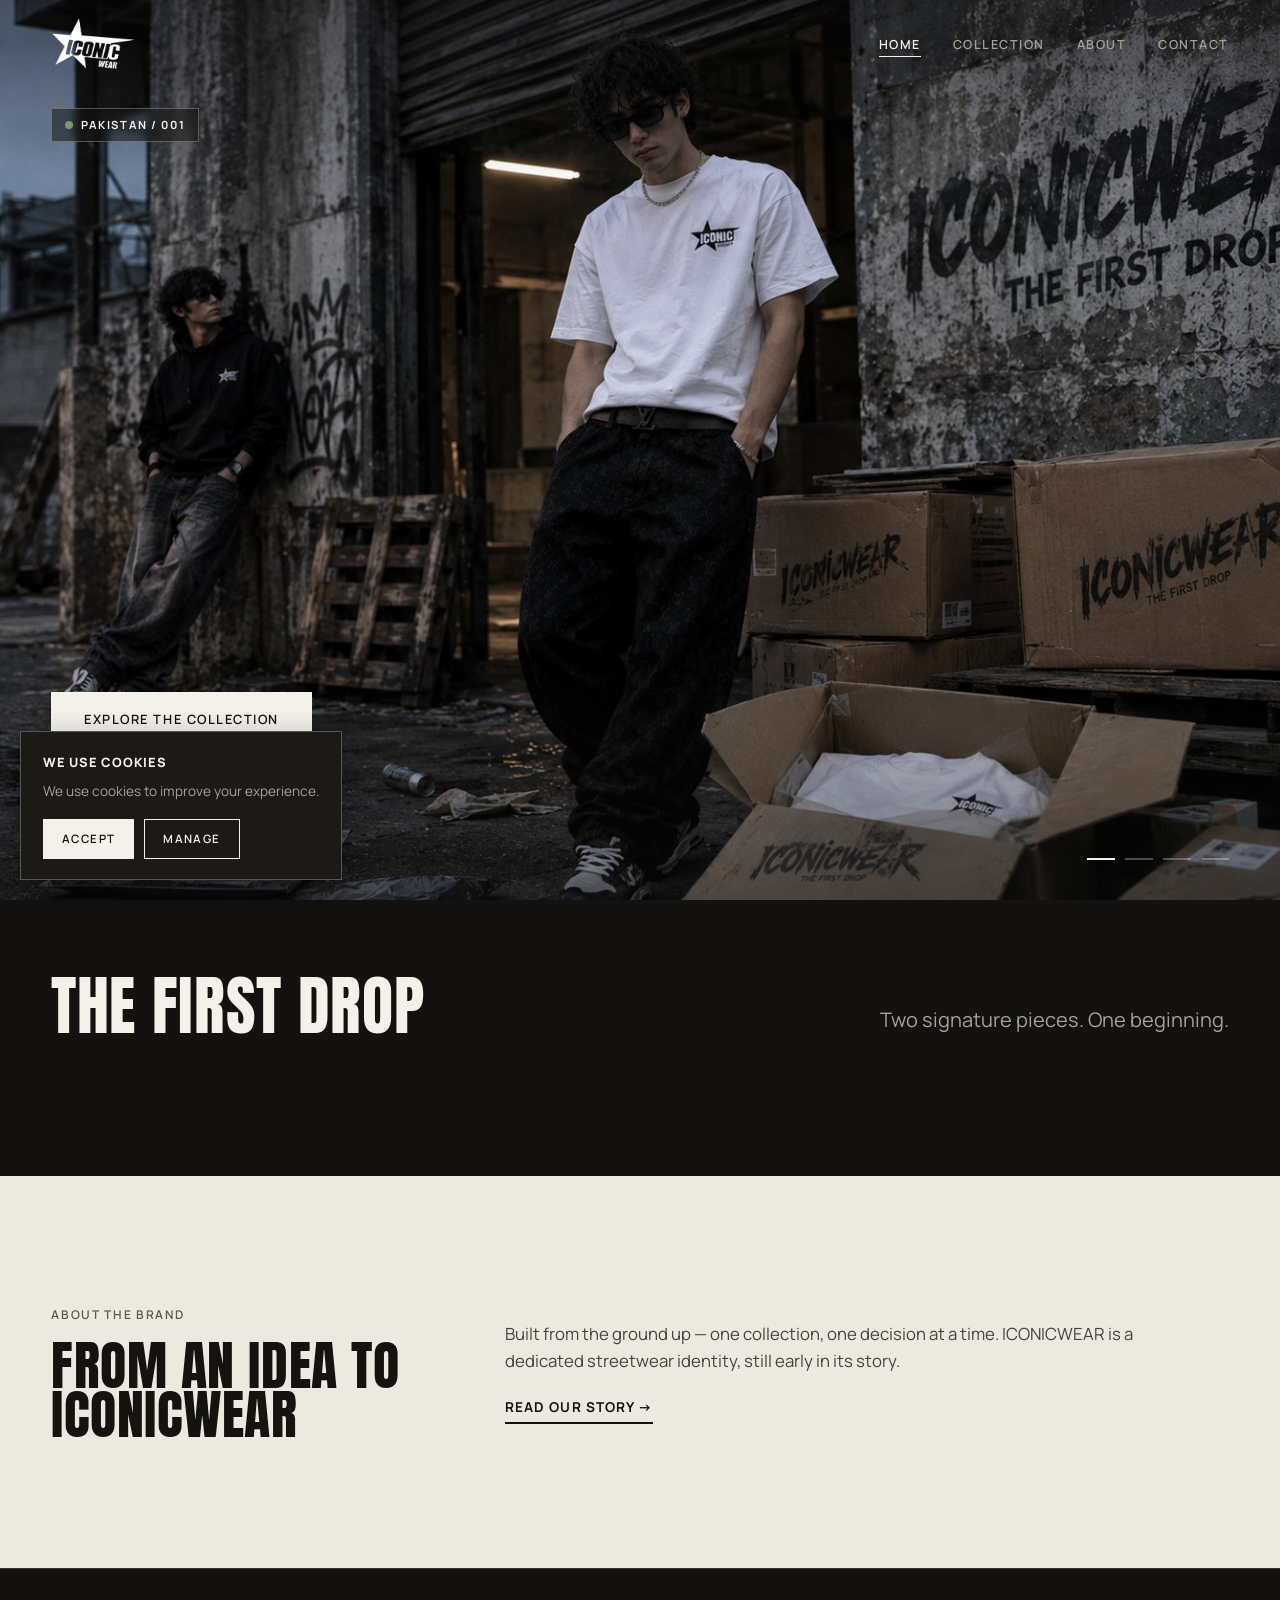
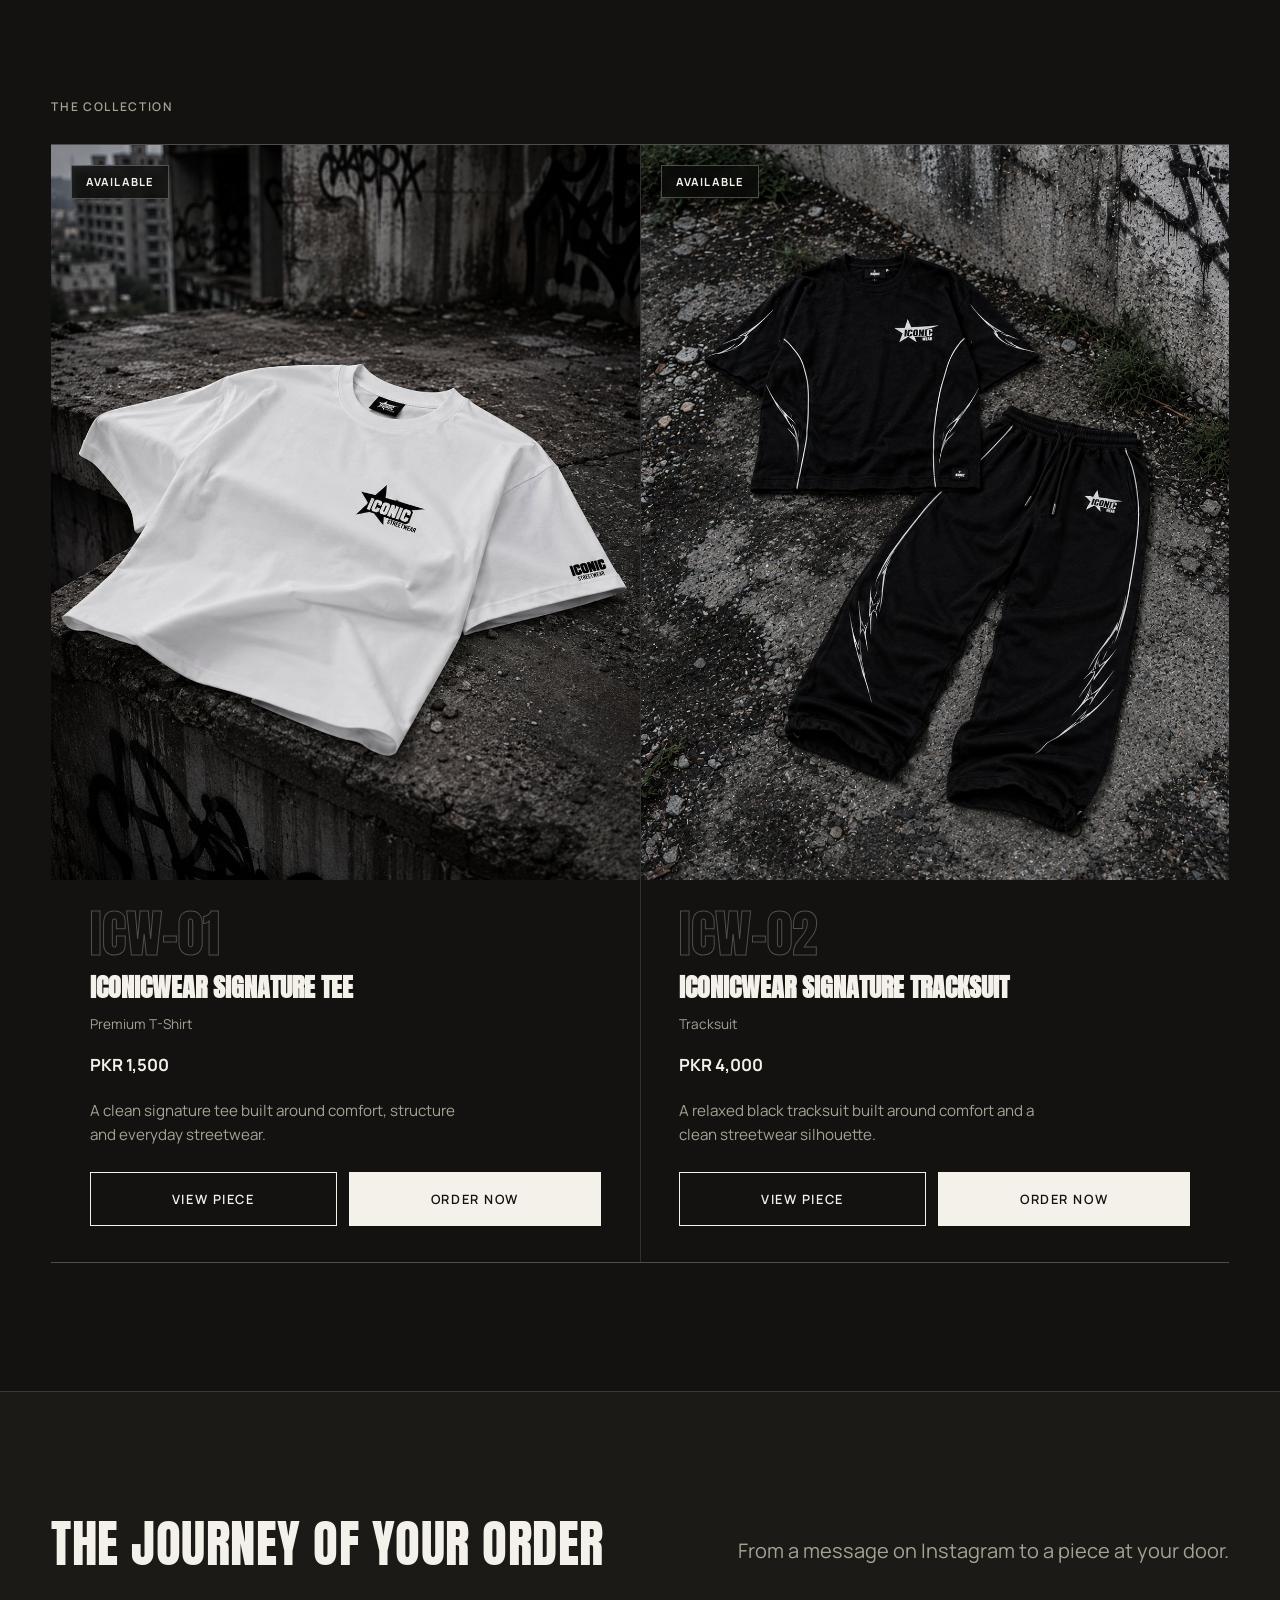
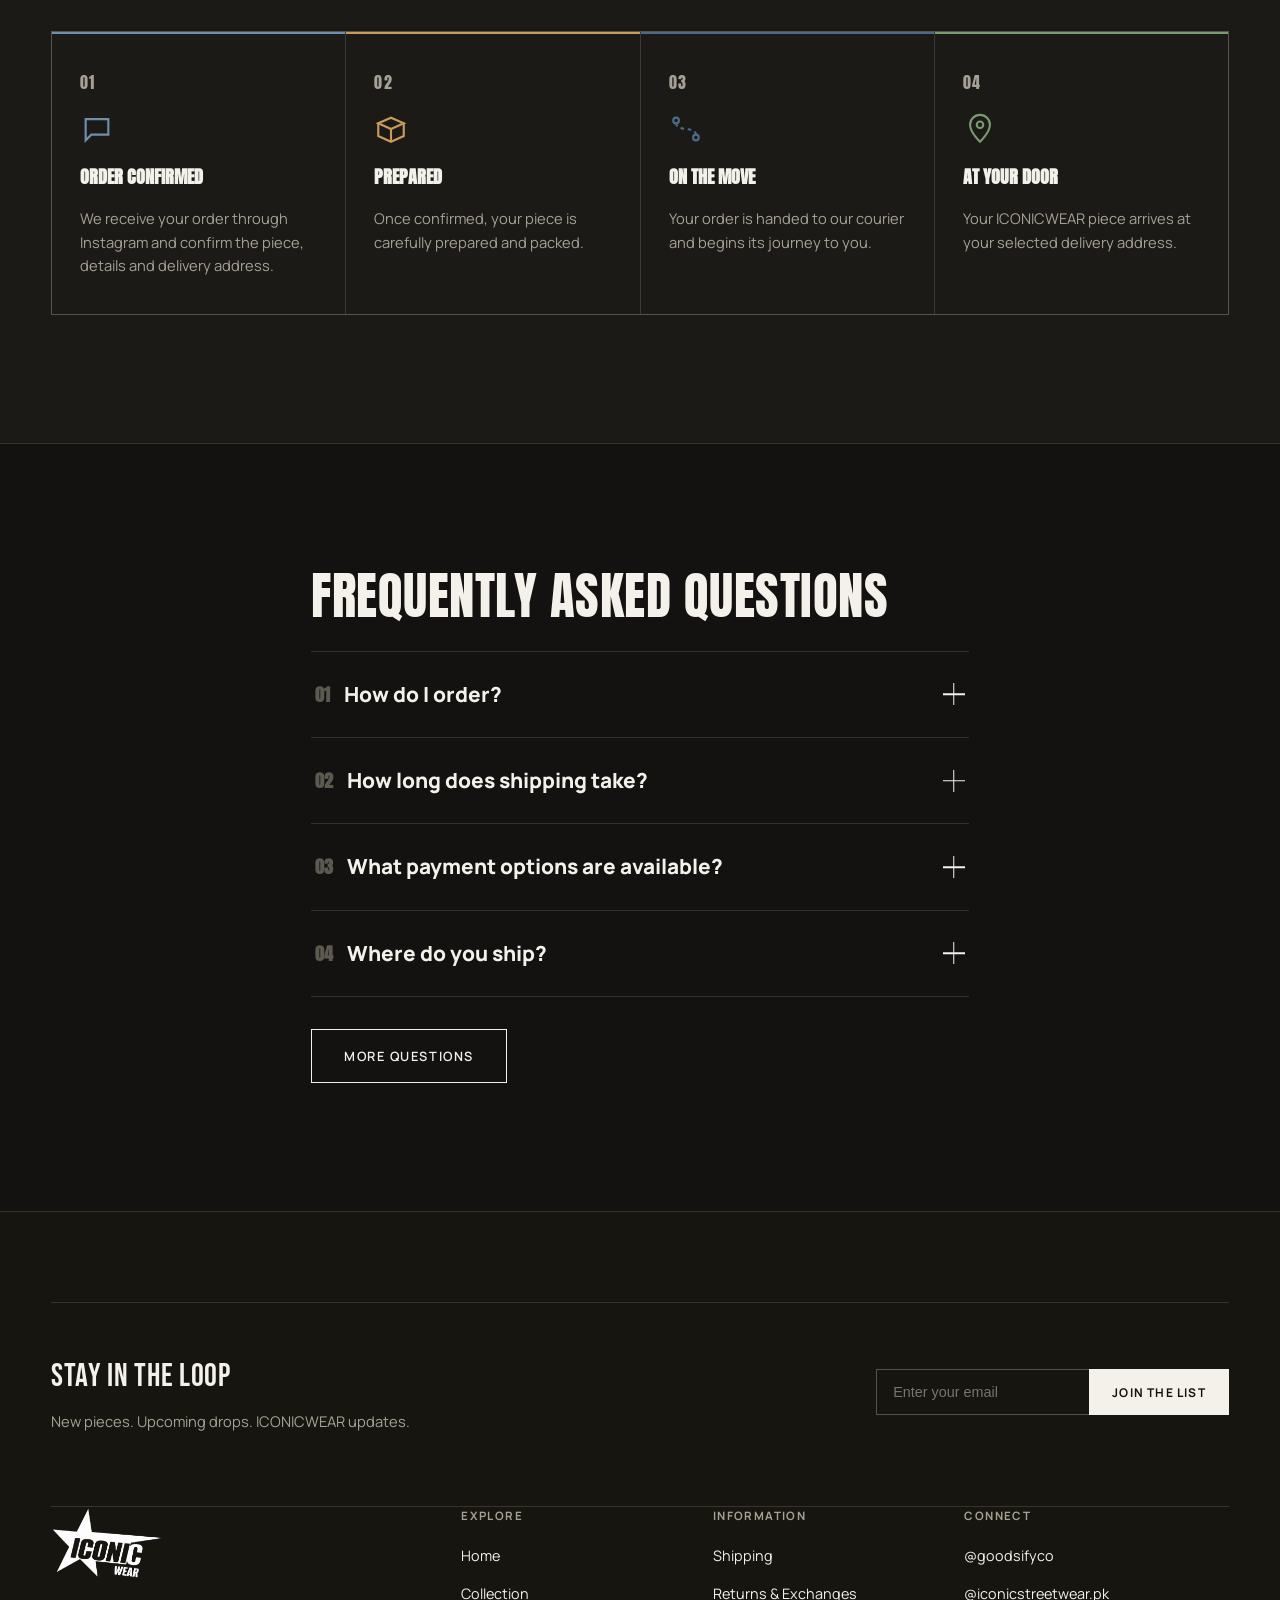
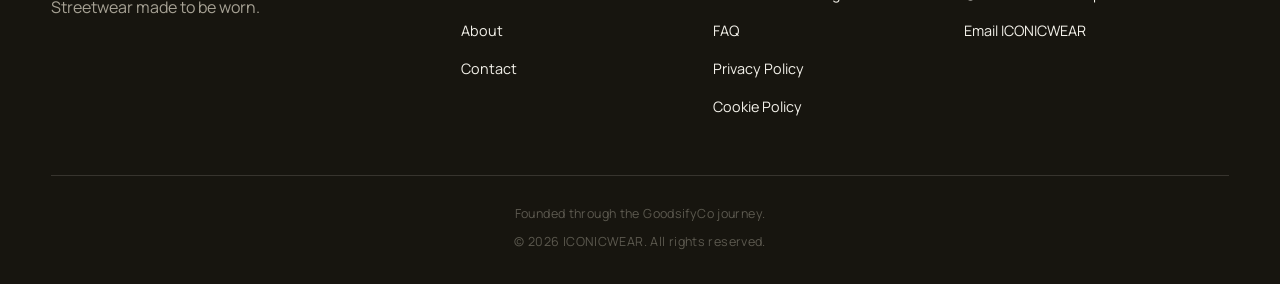
<file: index.html>
<!DOCTYPE html>
<html lang="en">
<head>
  <meta charset="UTF-8">
  <meta name="viewport" content="width=device-width, initial-scale=1.0">
  <title>ICONICWEAR — Streetwear Made to Be Worn</title>
  <meta name="description" content="ICONICWEAR is a Pakistan-focused streetwear brand building its first signature collection.">
  <meta property="og:title" content="ICONICWEAR — Streetwear Made to Be Worn">
  <meta property="og:description" content="ICONICWEAR is a Pakistan-focused streetwear brand building its first signature collection.">
  <meta property="og:type" content="website">
  <meta property="og:image" content="assets/images/banners/banner-01.jpg">
  <link rel="icon" href="assets/images/icons/favicon-32.png" type="image/png">
  <link rel="apple-touch-icon" href="assets/images/icons/apple-touch-icon.png">

  <link rel="preconnect" href="https://fonts.googleapis.com">
  <link rel="preconnect" href="https://fonts.gstatic.com" crossorigin>
  <link href="https://fonts.googleapis.com/css2?family=Anton&family=Bebas+Neue&family=Manrope:wght@400;500;600;700;800&display=swap" rel="stylesheet">

  <link rel="stylesheet" href="css/style.css">
</head>
<body>

  <nav class="site-nav" id="site-nav"></nav>

  <main>
    <!-- 1. HERO -->
    <section class="hero" id="hero" aria-label="Campaign highlights"></section>

    <!-- 2. FIRST DROP (short intro) -->
    <section class="section-tight" aria-labelledby="featured-heading">
      <div class="container">
        <div class="section-head reveal">
          <div>
            <h2 class="display section-heading" id="featured-heading"></h2>
          </div>
          <p class="lede" id="featured-supporting"></p>
        </div>
      </div>
    </section>

    <!-- 3. BRAND STORY (off-white contrast section) -->
    <section class="section section-offwhite section-border-top">
      <div class="container home-story reveal">
        <div>
          <p class="eyebrow" id="story-eyebrow" style="margin-bottom:16px;"></p>
          <h2 class="display" id="story-heading" style="font-size:clamp(2rem,4.2vw,3.4rem);"></h2>
        </div>
        <div>
          <p class="prose" id="story-body"></p>
          <a href="about.html" class="home-story-cta" id="story-cta"></a>
        </div>
      </div>
    </section>

    <!-- 4. PRODUCT SHOWCASE -->
    <section class="section section-border-top">
      <div class="container">
        <p class="eyebrow reveal" style="margin-bottom:28px;">The collection</p>
        <div class="product-grid" id="home-product-grid"></div>
      </div>
    </section>

    <!-- 5. ORDER JOURNEY -->
    <section class="section section-charcoal section-border-top">
      <div class="container">
        <div class="section-head reveal">
          <h2 class="display section-heading" id="journey-heading" style="font-size:clamp(2rem,4vw,3.2rem);"></h2>
          <p class="lede" id="journey-supporting"></p>
        </div>
        <div class="process-grid reveal" id="journey-grid"></div>
      </div>
    </section>

    <!-- 6. FAQ -->
    <section class="section section-border-top">
      <div class="container" style="max-width:760px;">
        <div class="section-head reveal" style="margin-bottom:32px;">
          <h2 class="display section-heading" id="home-faq-heading" style="font-size:clamp(2rem,4vw,3.2rem);"></h2>
        </div>
        <div class="faq-list reveal" id="home-faq-list"></div>
        <p class="reveal" style="margin-top:32px;"><a href="faq.html" class="btn btn-outline">More questions</a></p>
      </div>
    </section>

    <!-- 7. Newsletter + 8. Footer render together below -->
  </main>

  <footer class="site-footer" id="site-footer"></footer>

  <script src="js/content.js"></script>
  <script src="js/main.js"></script>
  <script src="js/products.js"></script>
  <script>
    document.addEventListener("DOMContentLoaded", () => {
      document.getElementById("featured-heading").textContent = CONTENT.featuredSection.heading;
      document.getElementById("featured-supporting").textContent = CONTENT.featuredSection.supporting;

      document.getElementById("story-eyebrow").textContent = CONTENT.homeStory.eyebrow;
      document.getElementById("story-heading").textContent = CONTENT.homeStory.heading;
      document.getElementById("story-body").textContent = CONTENT.homeStory.body;
      const cta = document.getElementById("story-cta");
      cta.textContent = CONTENT.homeStory.ctaLabel;
      cta.href = CONTENT.homeStory.ctaHref;

      document.getElementById("journey-heading").textContent = CONTENT.orderJourney.heading;
      document.getElementById("journey-supporting").textContent = CONTENT.orderJourney.supporting;
      document.getElementById("journey-grid").innerHTML = CONTENT.orderJourney.steps.map(step => `
        <div class="process-step" data-color="${step.color}">
          <span class="process-step-number">${step.step}</span>
          <span class="process-icon process-icon--${step.color}">${ICONS[step.icon] || ICONS.box}</span>
          <h3>${step.title}</h3>
          <p>${step.body}</p>
        </div>
      `).join("");

      document.getElementById("home-faq-heading").textContent = CONTENT.faq.heading;
      renderFAQAccordion("home-faq-list", CONTENT.faq.items.slice(0, 4));

      initScrollReveal();
    });
  </script>
</body>
</html>
</file>
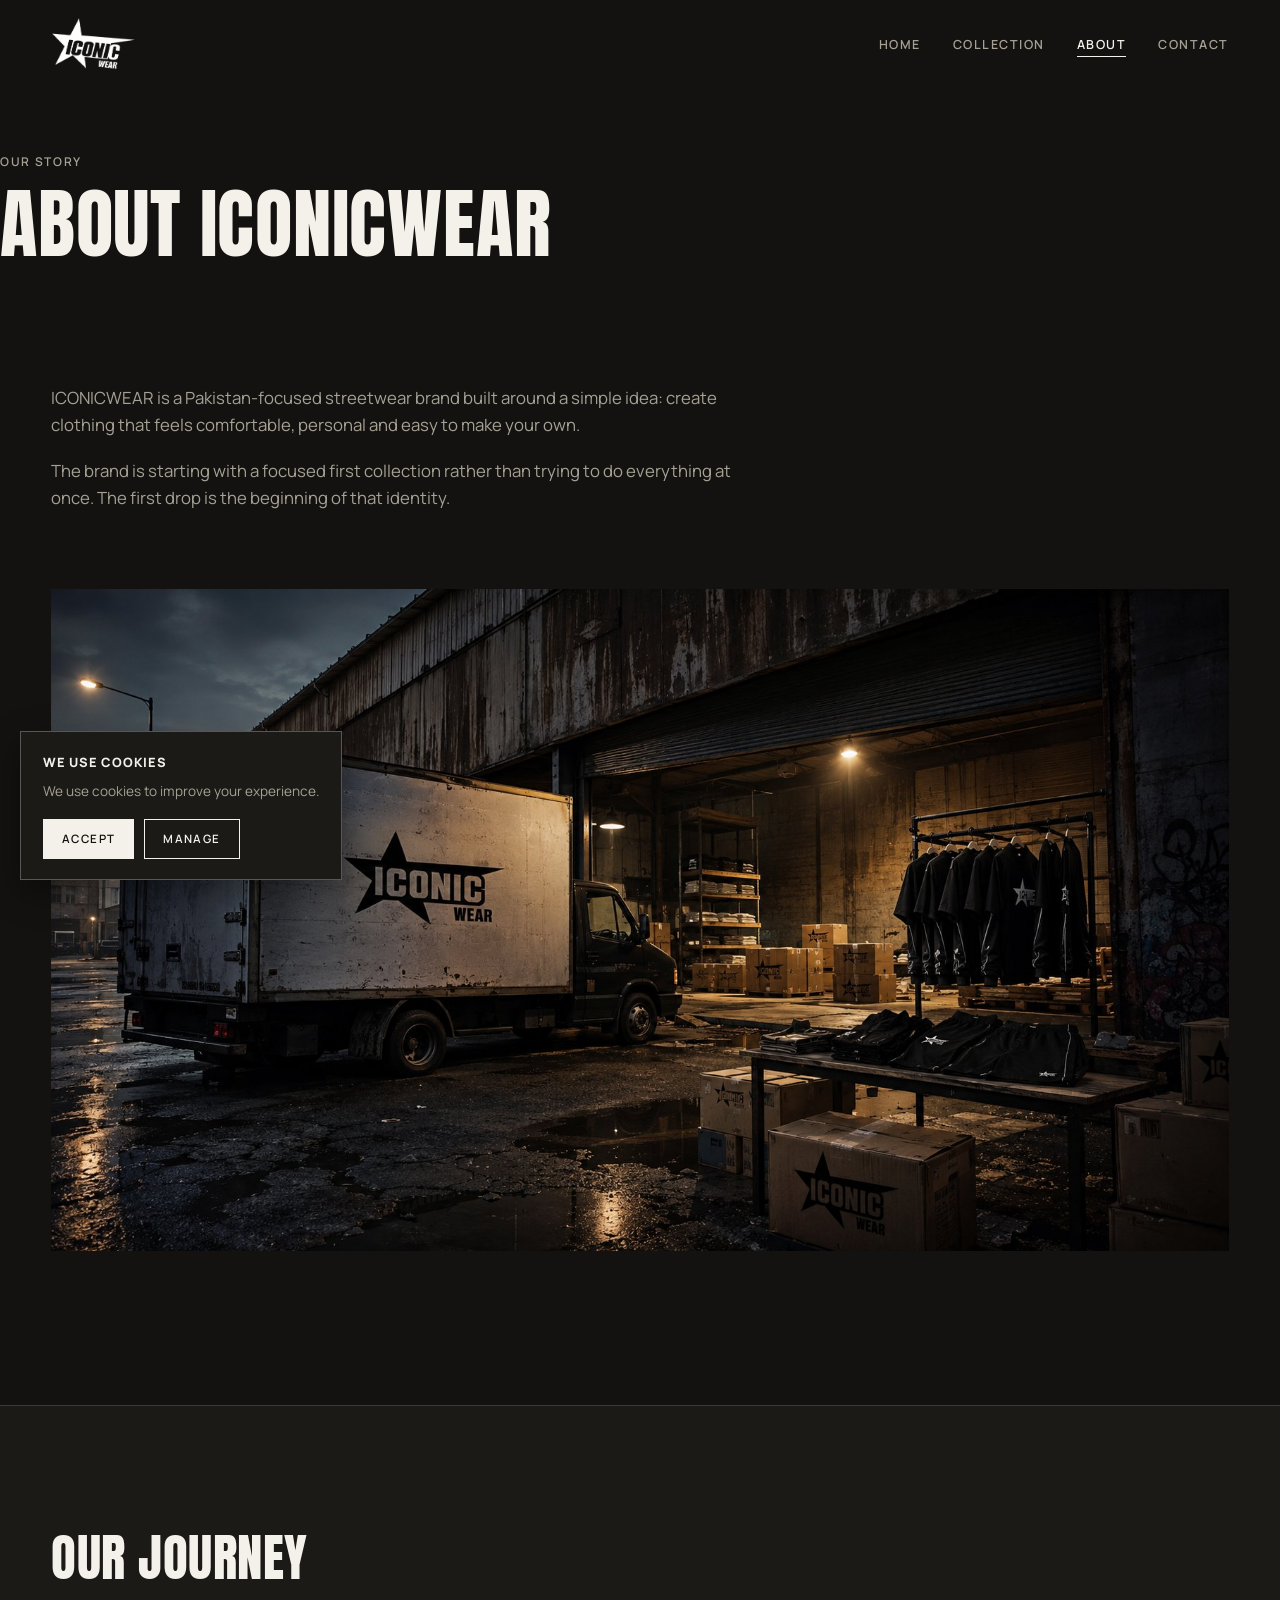
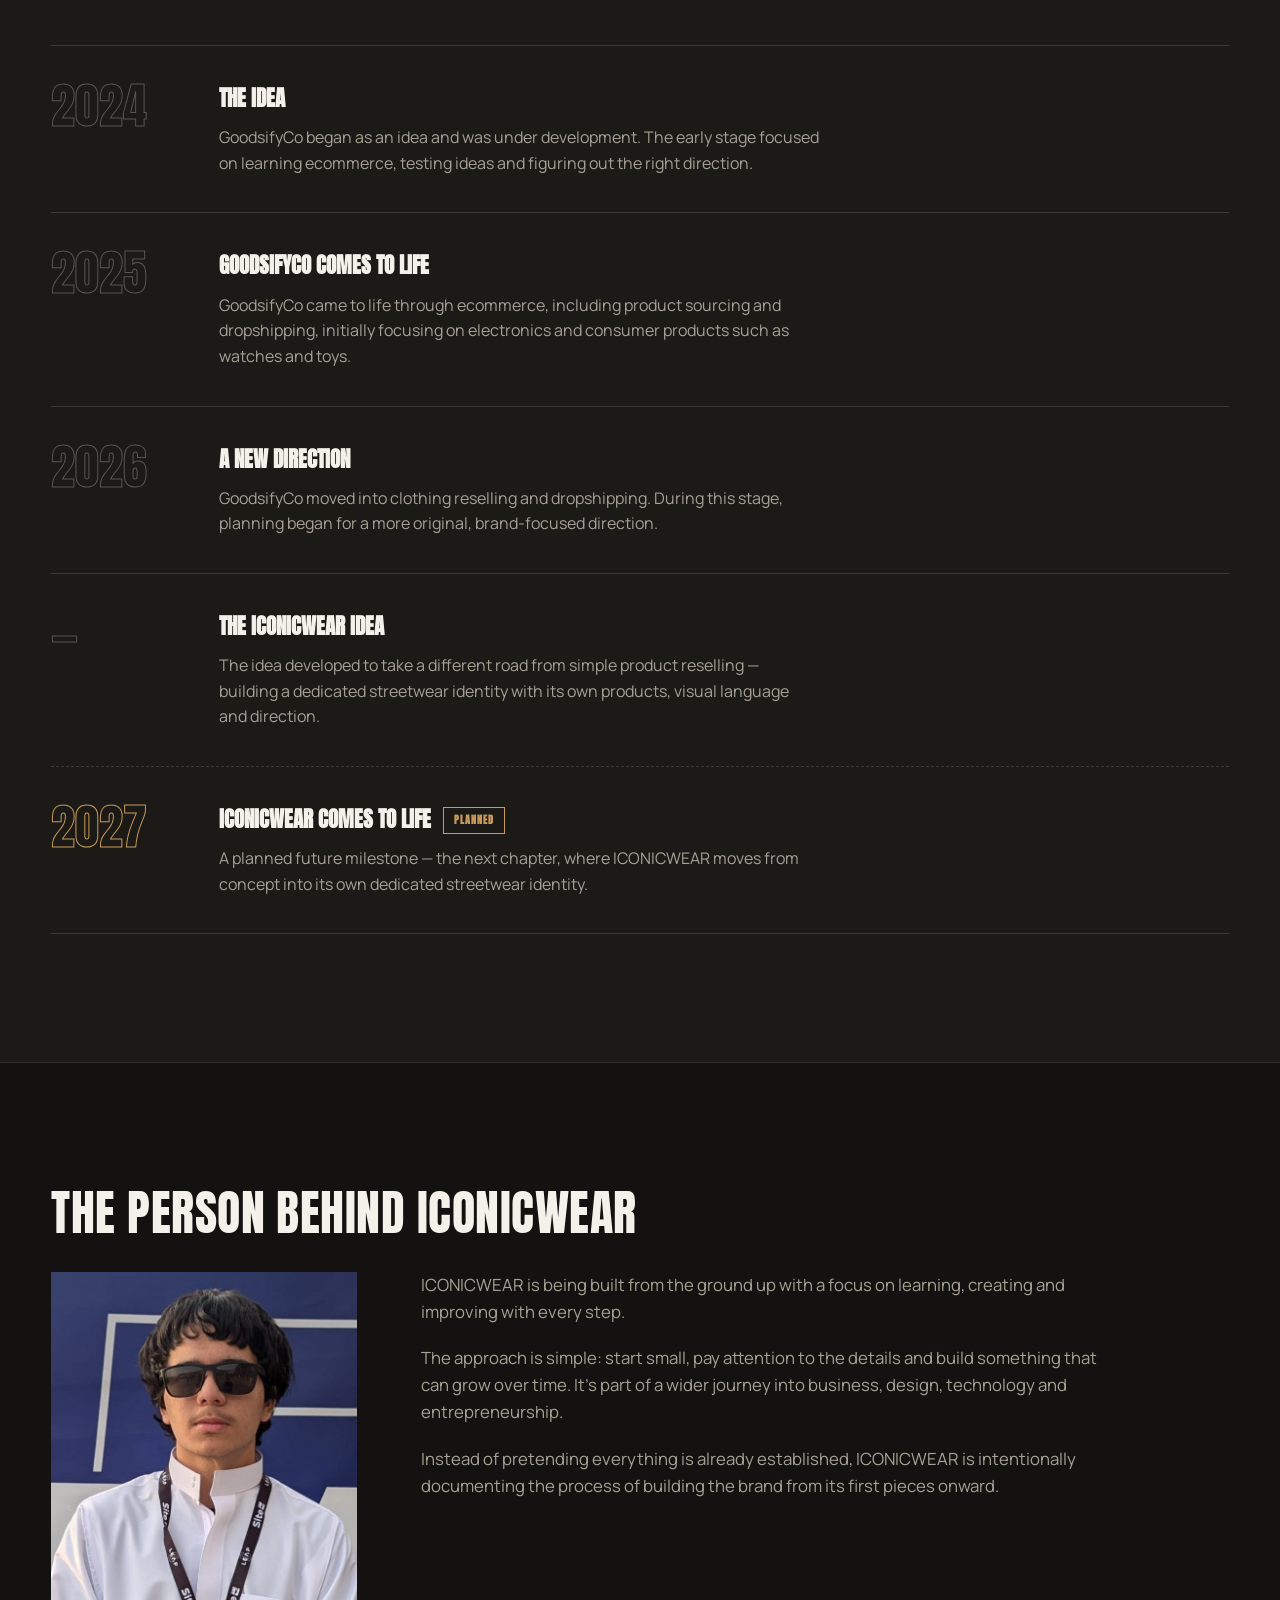
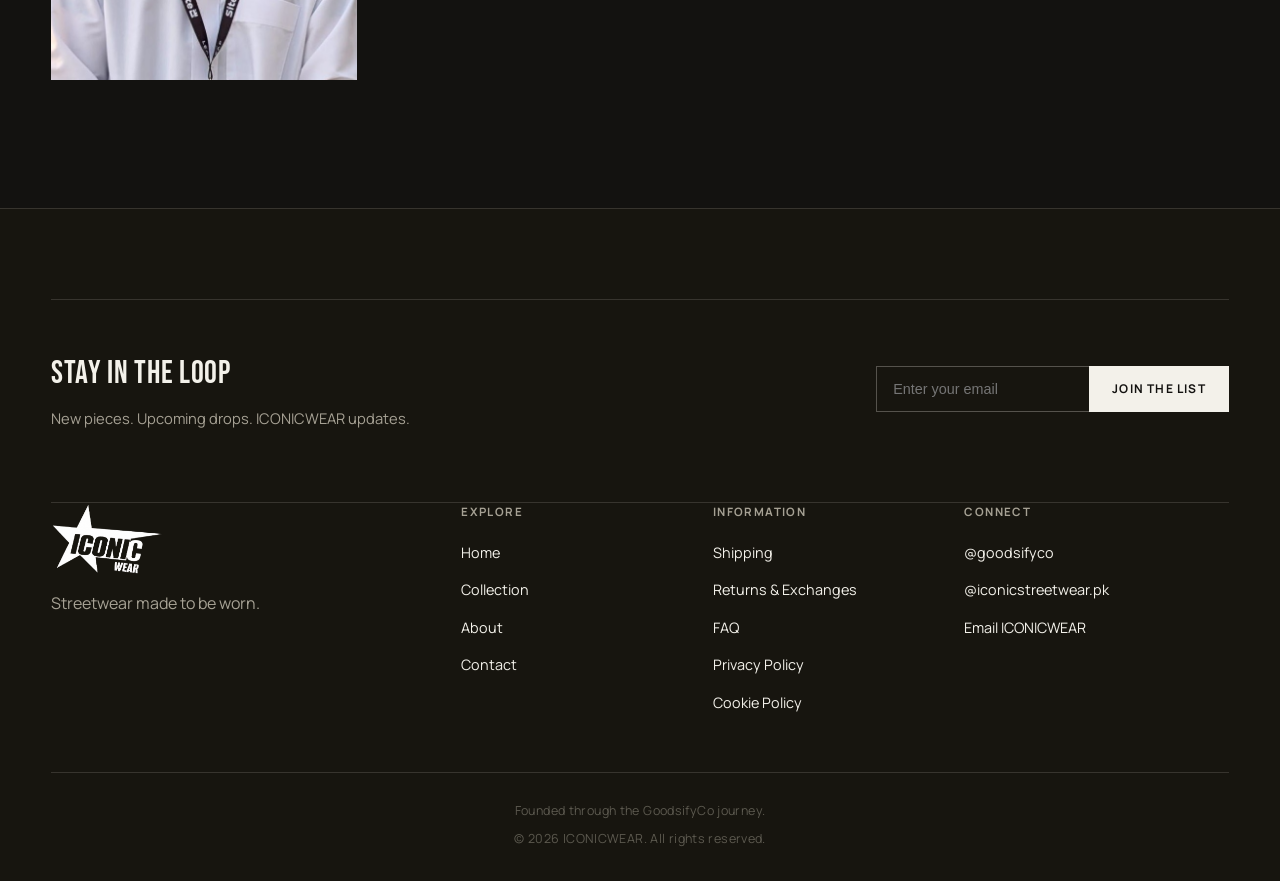
<file: about.html>
<!DOCTYPE html>
<html lang="en">
<head>
  <meta charset="UTF-8">
  <meta name="viewport" content="width=device-width, initial-scale=1.0">
  <title>About — ICONICWEAR</title>
  <meta name="description" content="The story behind ICONICWEAR — a Pakistan-focused streetwear brand built from the ground up.">
  <meta property="og:title" content="About — ICONICWEAR">
  <meta property="og:description" content="The story behind ICONICWEAR — a Pakistan-focused streetwear brand built from the ground up.">
  <meta property="og:type" content="website">
  <link rel="icon" href="assets/images/icons/favicon-32.png" type="image/png">
  <link rel="apple-touch-icon" href="assets/images/icons/apple-touch-icon.png">

  <link rel="preconnect" href="https://fonts.googleapis.com">
  <link rel="preconnect" href="https://fonts.gstatic.com" crossorigin>
  <link href="https://fonts.googleapis.com/css2?family=Anton&family=Bebas+Neue&family=Manrope:wght@400;500;600;700;800&display=swap" rel="stylesheet">

  <link rel="stylesheet" href="css/style.css">
</head>
<body>

  <nav class="site-nav" id="site-nav"></nav>

  <main>
    <header class="page-header container">
      <p class="eyebrow reveal is-visible" style="margin-bottom:18px;">Our story</p>
      <h1 class="display reveal is-visible" id="about-heading"></h1>
    </header>

    <section class="section-tight">
      <div class="container">
        <div class="prose reveal" id="about-intro"></div>
        <div class="about-image reveal" id="about-image"></div>
      </div>
    </section>

    <section class="section section-charcoal section-border-top">
      <div class="container">
        <div class="section-head reveal">
          <h2 class="display section-heading" id="journey-heading" style="font-size:clamp(2rem,4vw,3.2rem);"></h2>
        </div>
        <div class="timeline reveal" id="journey-timeline"></div>
      </div>
    </section>

    <section class="section section-border-top">
      <div class="container">
        <div class="section-head reveal" style="margin-bottom:36px;">
          <h2 class="display section-heading" id="founder-heading" style="font-size:clamp(2rem,4vw,3rem);"></h2>
        </div>
        <div class="founder-editorial reveal">
          <div class="founder-photo" id="founder-photo"></div>
          <div class="prose" id="founder-body"></div>
        </div>
      </div>
    </section>
  </main>

  <footer class="site-footer" id="site-footer"></footer>

  <script src="js/content.js"></script>
  <script src="js/main.js"></script>
  <script>
    document.addEventListener("DOMContentLoaded", () => {
      const about = CONTENT.about;

      document.getElementById("about-heading").textContent = about.heading;
      document.getElementById("about-intro").innerHTML = about.intro.map(p => `<p>${p}</p>`).join("");

      const imgMount = document.getElementById("about-image");
      const imgWrap = buildImage(about.image, "ICONICWEAR", null);
      imgWrap.querySelectorAll("img, .placeholder").forEach(el => {
        el.style.width = "100%";
        el.style.height = "100%";
      });
      while (imgWrap.firstChild) imgMount.appendChild(imgWrap.firstChild);

      // Our journey timeline
      document.getElementById("journey-heading").textContent = about.journeyHeading;
      document.getElementById("journey-timeline").innerHTML = about.journey.map(item => `
        <div class="timeline-item${item.planned ? " is-planned" : ""}">
          <div class="timeline-year">${item.year || "—"}</div>
          <div class="timeline-body">
            <h3>${item.title}${item.planned ? '<span class="planned-tag">Planned</span>' : ""}</h3>
            <p>${item.body}</p>
          </div>
        </div>
      `).join("");

      // Founder — editorial layout with real photo
      document.getElementById("founder-heading").textContent = about.founder.heading;
      document.getElementById("founder-body").innerHTML = about.founder.body.map(p => `<p>${p}</p>`).join("");

      const founderMount = document.getElementById("founder-photo");
      const founderImg = buildImage(about.founder.photo, "The person behind ICONICWEAR", null);
      founderImg.querySelectorAll("img, .placeholder").forEach(el => {
        el.style.width = "100%";
        el.style.height = "100%";
      });
      while (founderImg.firstChild) founderMount.appendChild(founderImg.firstChild);

      initScrollReveal();
    });
  </script>
</body>
</html>
</file>
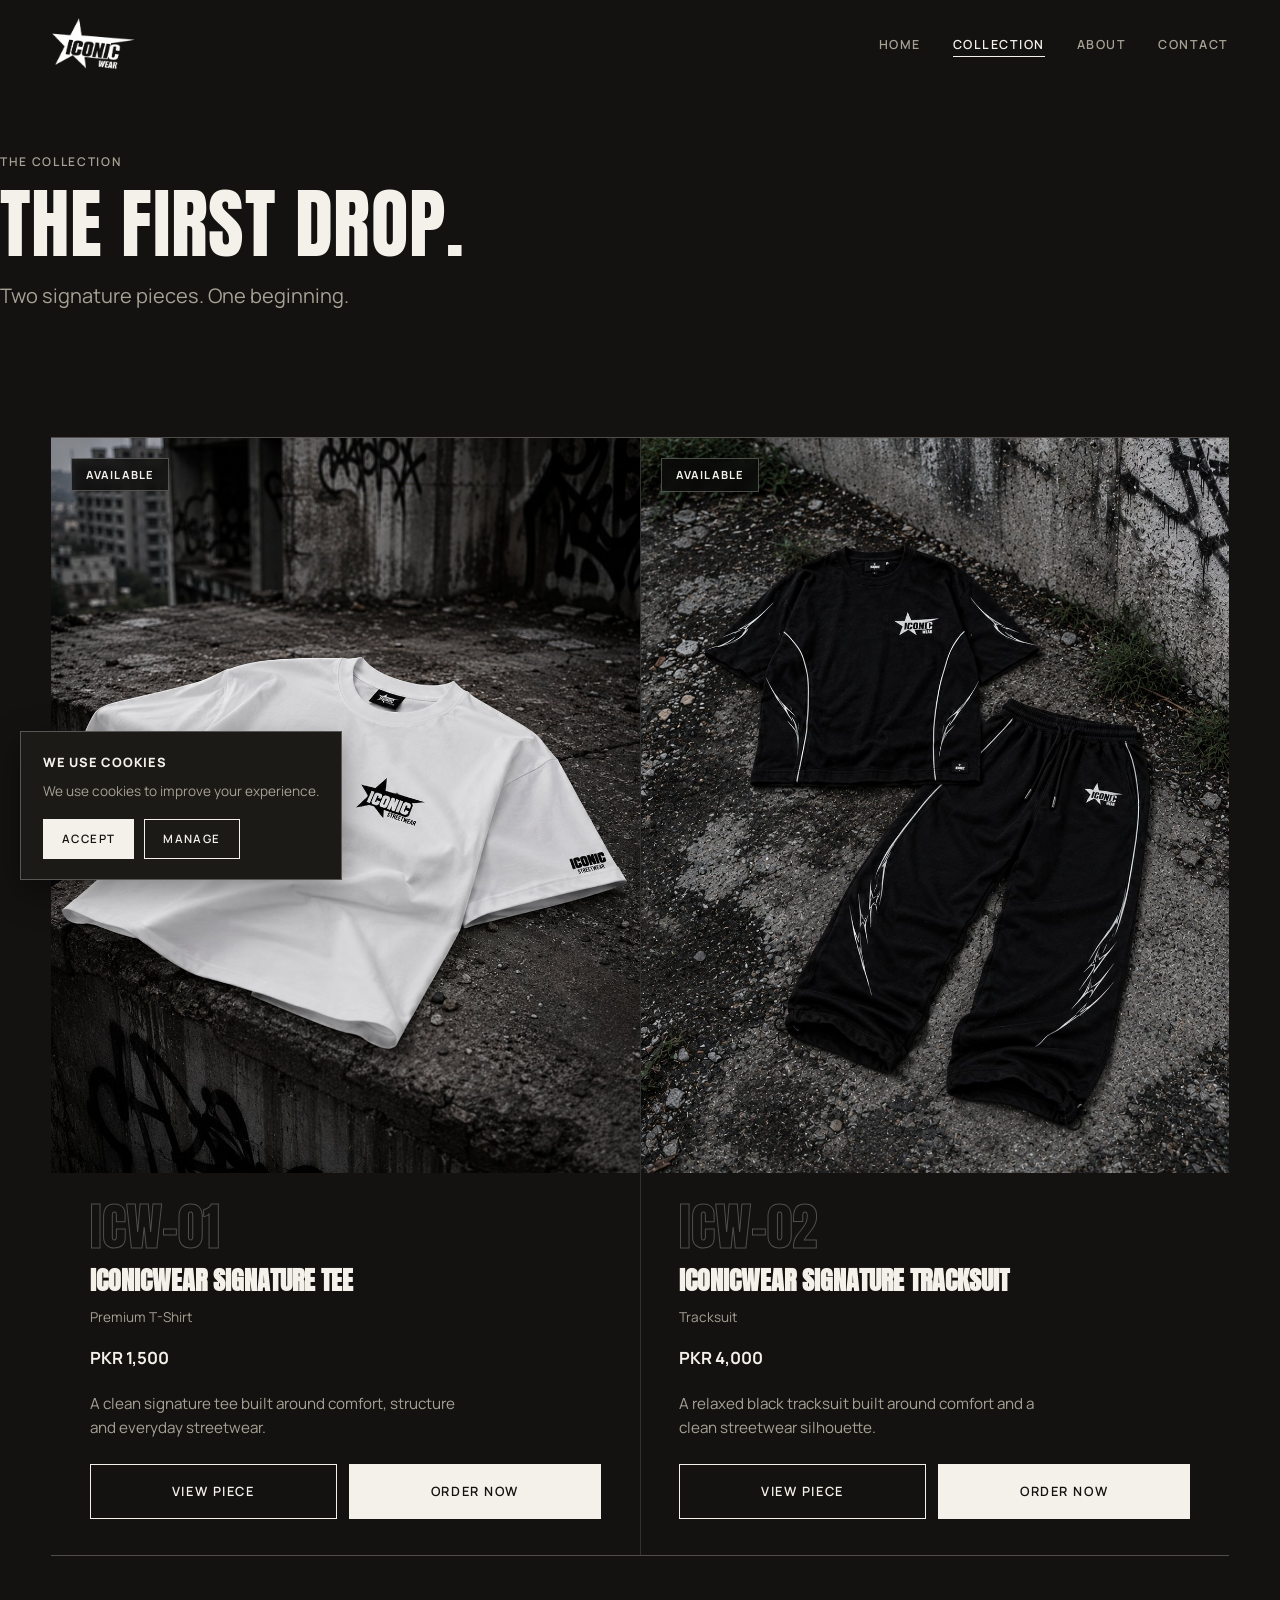
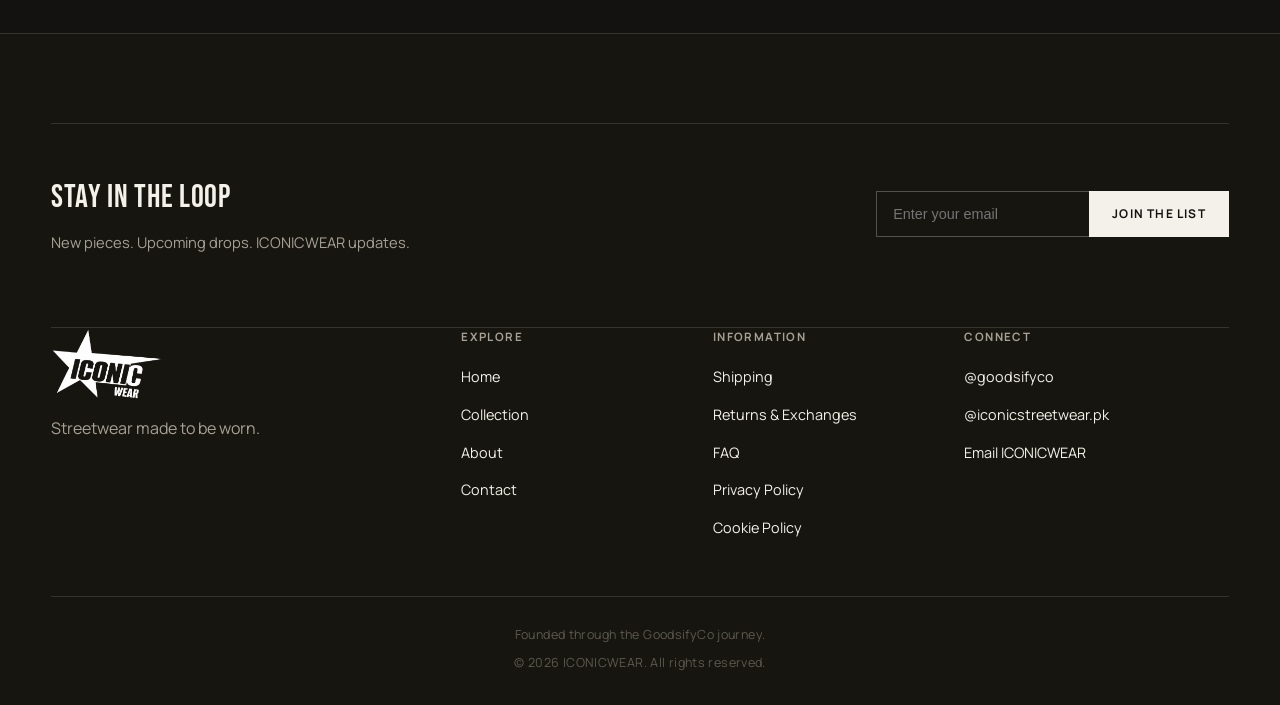
<file: collection.html>
<!DOCTYPE html>
<html lang="en">
<head>
  <meta charset="UTF-8">
  <meta name="viewport" content="width=device-width, initial-scale=1.0">
  <title>Collection — ICONICWEAR</title>
  <meta name="description" content="Browse the ICONICWEAR first drop — signature pieces built around comfort, identity and everyday streetwear.">
  <meta property="og:title" content="Collection — ICONICWEAR">
  <meta property="og:description" content="Browse the ICONICWEAR first drop.">
  <meta property="og:type" content="website">
  <link rel="icon" href="assets/images/icons/favicon-32.png" type="image/png">
  <link rel="apple-touch-icon" href="assets/images/icons/apple-touch-icon.png">

  <link rel="preconnect" href="https://fonts.googleapis.com">
  <link rel="preconnect" href="https://fonts.gstatic.com" crossorigin>
  <link href="https://fonts.googleapis.com/css2?family=Anton&family=Bebas+Neue&family=Manrope:wght@400;500;600;700;800&display=swap" rel="stylesheet">

  <link rel="stylesheet" href="css/style.css">
</head>
<body>

  <nav class="site-nav" id="site-nav"></nav>

  <main>
    <header class="page-header container">
      <p class="eyebrow reveal" style="margin-bottom:18px;">The Collection</p>
      <h1 class="display reveal" id="collection-heading"></h1>
      <p class="lede reveal" id="collection-supporting" style="margin-top:20px;"></p>
    </header>

    <section class="section-tight">
      <div class="container">
        <div class="product-grid" id="collection-product-grid"></div>
      </div>
    </section>
  </main>

  <footer class="site-footer" id="site-footer"></footer>

  <script src="js/content.js"></script>
  <script src="js/main.js"></script>
  <script src="js/products.js"></script>
  <script>
    document.addEventListener("DOMContentLoaded", () => {
      document.getElementById("collection-heading").textContent = CONTENT.featuredSection.heading + ".";
      document.getElementById("collection-supporting").textContent = CONTENT.featuredSection.supporting;
      document.querySelectorAll(".page-header .reveal").forEach(el => el.classList.add("is-visible"));
    });
  </script>
</body>
</html>
</file>
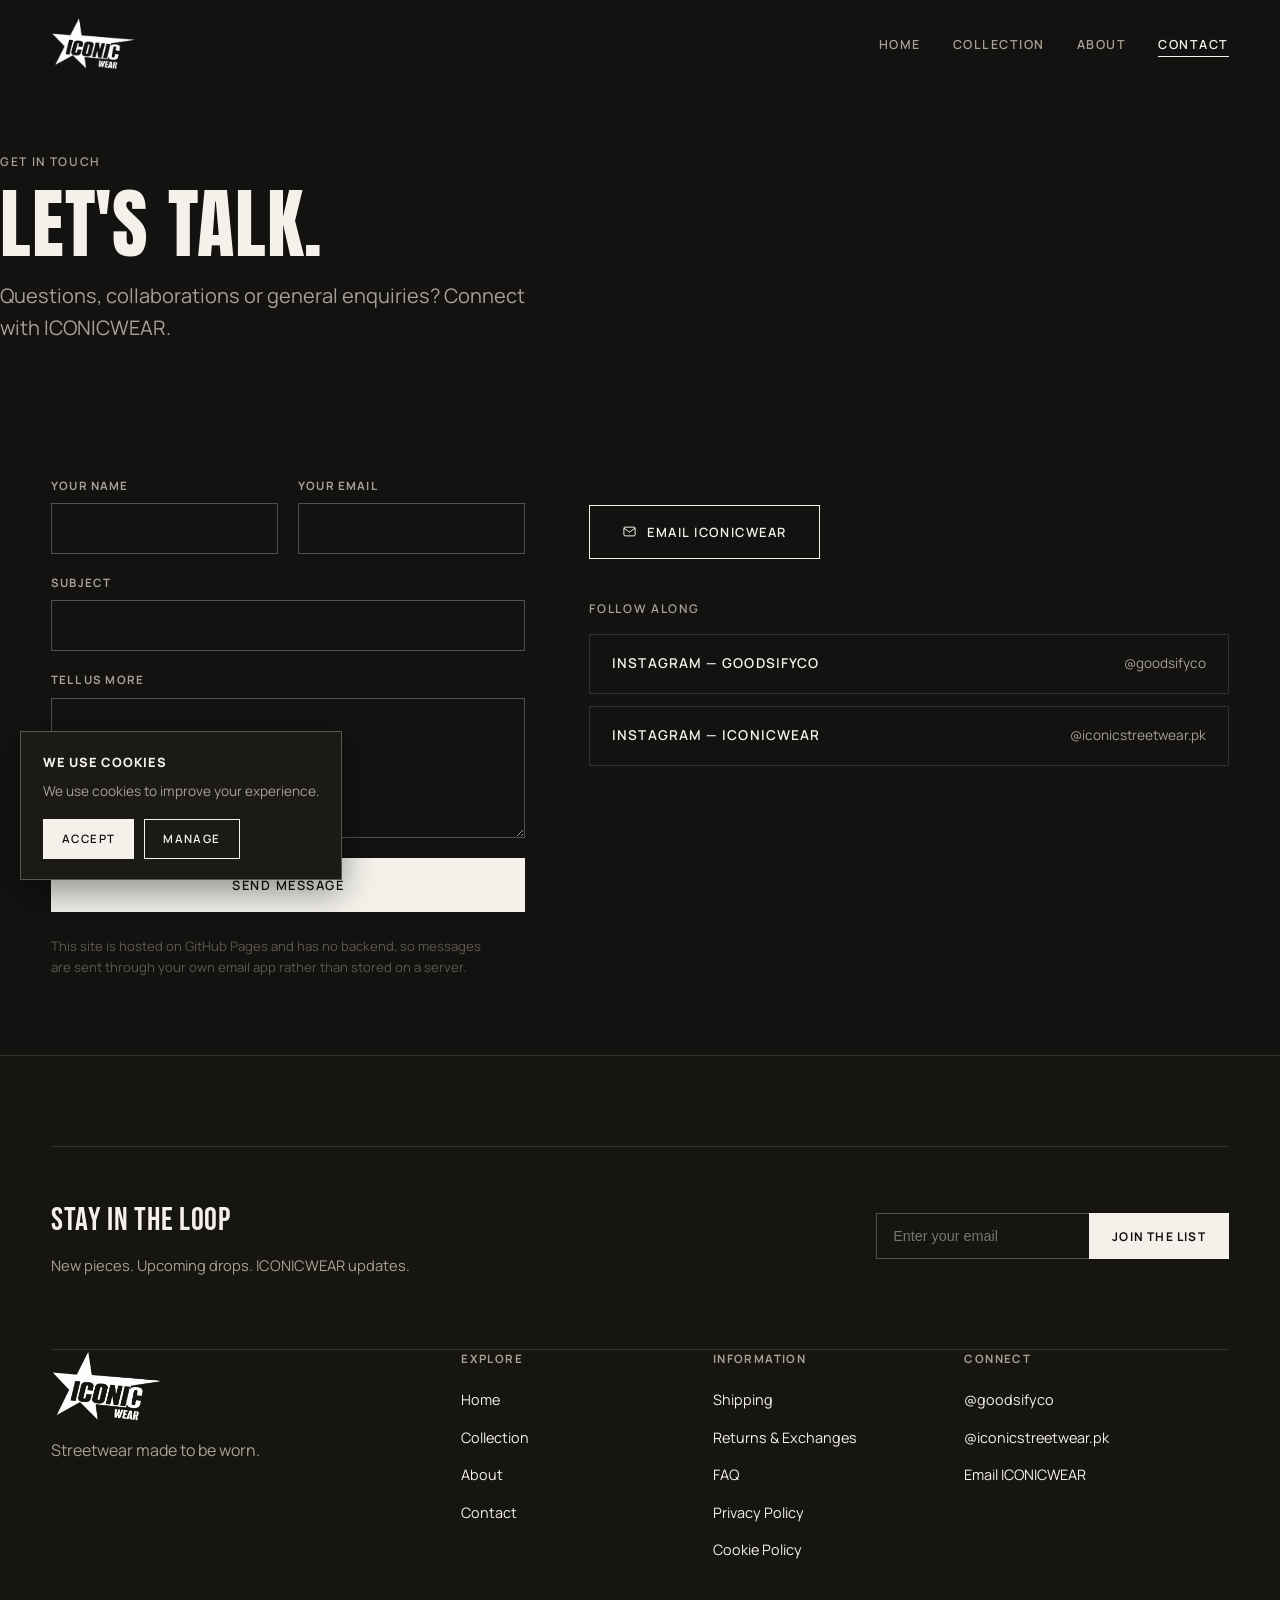
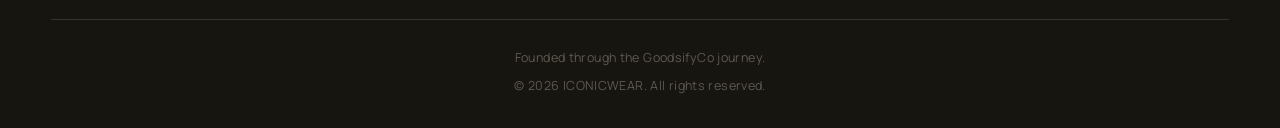
<file: contact.html>
<!DOCTYPE html>
<html lang="en">
<head>
  <meta charset="UTF-8">
  <meta name="viewport" content="width=device-width, initial-scale=1.0">
  <title>Contact — ICONICWEAR</title>
  <meta name="description" content="Get in touch with ICONICWEAR for questions, collaborations or general enquiries.">
  <meta property="og:title" content="Contact — ICONICWEAR">
  <meta property="og:description" content="Get in touch with ICONICWEAR for questions, collaborations or general enquiries.">
  <meta property="og:type" content="website">
  <link rel="icon" href="assets/images/icons/favicon-32.png" type="image/png">
  <link rel="apple-touch-icon" href="assets/images/icons/apple-touch-icon.png">

  <link rel="preconnect" href="https://fonts.googleapis.com">
  <link rel="preconnect" href="https://fonts.gstatic.com" crossorigin>
  <link href="https://fonts.googleapis.com/css2?family=Anton&family=Bebas+Neue&family=Manrope:wght@400;500;600;700;800&display=swap" rel="stylesheet">

  <link rel="stylesheet" href="css/style.css">
</head>
<body>

  <nav class="site-nav" id="site-nav"></nav>

  <main>
    <header class="page-header container">
      <p class="eyebrow reveal is-visible" style="margin-bottom:18px;">Get in touch</p>
      <h1 class="display reveal is-visible" id="contact-heading"></h1>
      <p class="lede reveal is-visible" id="contact-sub" style="margin-top:20px;"></p>
    </header>

    <section class="section-tight">
      <div class="container two-col">
        <div class="reveal">
          <form class="contact-form" id="contact-form">
            <div class="form-row">
              <div class="form-field">
                <label for="cf-name">Your name</label>
                <input type="text" id="cf-name" name="name" required autocomplete="name">
              </div>
              <div class="form-field">
                <label for="cf-email">Your email</label>
                <input type="email" id="cf-email" name="email" required autocomplete="email">
              </div>
            </div>
            <div class="form-field">
              <label for="cf-subject">Subject</label>
              <input type="text" id="cf-subject" name="subject" required>
            </div>
            <div class="form-field">
              <label for="cf-message">Tell us more</label>
              <textarea id="cf-message" name="message" required></textarea>
            </div>
            <button type="submit" class="btn btn-primary btn-block">Send message</button>
            <p class="form-note" id="contact-form-note"></p>
          </form>
        </div>

        <div class="reveal">
          <div class="contact-actions">
            <a href="#" id="email-btn" class="btn btn-outline">Email ICONICWEAR</a>
          </div>

          <div class="social-row" style="margin-top:40px;">
            <p class="eyebrow" style="margin-bottom:4px;">Follow along</p>
            <a href="#" id="ig-goodsifyco" class="social-link" target="_blank" rel="noopener">
              <span>Instagram — GoodsifyCo</span>
              <span class="social-handle" id="ig-goodsifyco-handle"></span>
            </a>
            <a href="#" id="ig-iconicwear" class="social-link" target="_blank" rel="noopener">
              <span>Instagram — ICONICWEAR</span>
              <span class="social-handle" id="ig-iconicwear-handle"></span>
            </a>
          </div>
        </div>
      </div>
    </section>
  </main>

  <footer class="site-footer" id="site-footer"></footer>

  <script src="js/content.js"></script>
  <script src="js/main.js"></script>
  <script>
    document.addEventListener("DOMContentLoaded", () => {
      document.getElementById("contact-heading").textContent = CONTENT.contact.heading;
      document.getElementById("contact-sub").textContent = CONTENT.contact.supporting;
      document.getElementById("contact-form-note").textContent = CONTENT.contact.formNote;
      document.getElementById("email-btn").href = `mailto:${CONTENT.contact.email}`;
      document.getElementById("email-btn").innerHTML = `<span class="btn-icon">${ICONS.mail}</span> Email ICONICWEAR`;

      document.getElementById("ig-goodsifyco").href = CONTENT.social.goodsifyco.url;
      document.getElementById("ig-goodsifyco-handle").textContent = CONTENT.social.goodsifyco.handle;
      document.getElementById("ig-iconicwear").href = CONTENT.social.iconicwear.url;
      document.getElementById("ig-iconicwear-handle").textContent = CONTENT.social.iconicwear.handle;

      const form = document.getElementById("contact-form");
      form.addEventListener("submit", (e) => {
        e.preventDefault();
        const name = document.getElementById("cf-name").value;
        const email = document.getElementById("cf-email").value;
        const subject = document.getElementById("cf-subject").value;
        const message = document.getElementById("cf-message").value;

        const body = `Name: ${name}\nEmail: ${email}\n\n${message}`;
        const mailto = `mailto:${CONTENT.contact.email}?subject=${encodeURIComponent(subject)}&body=${encodeURIComponent(body)}`;
        window.location.href = mailto;
      });
    });
  </script>
</body>
</html>
</file>
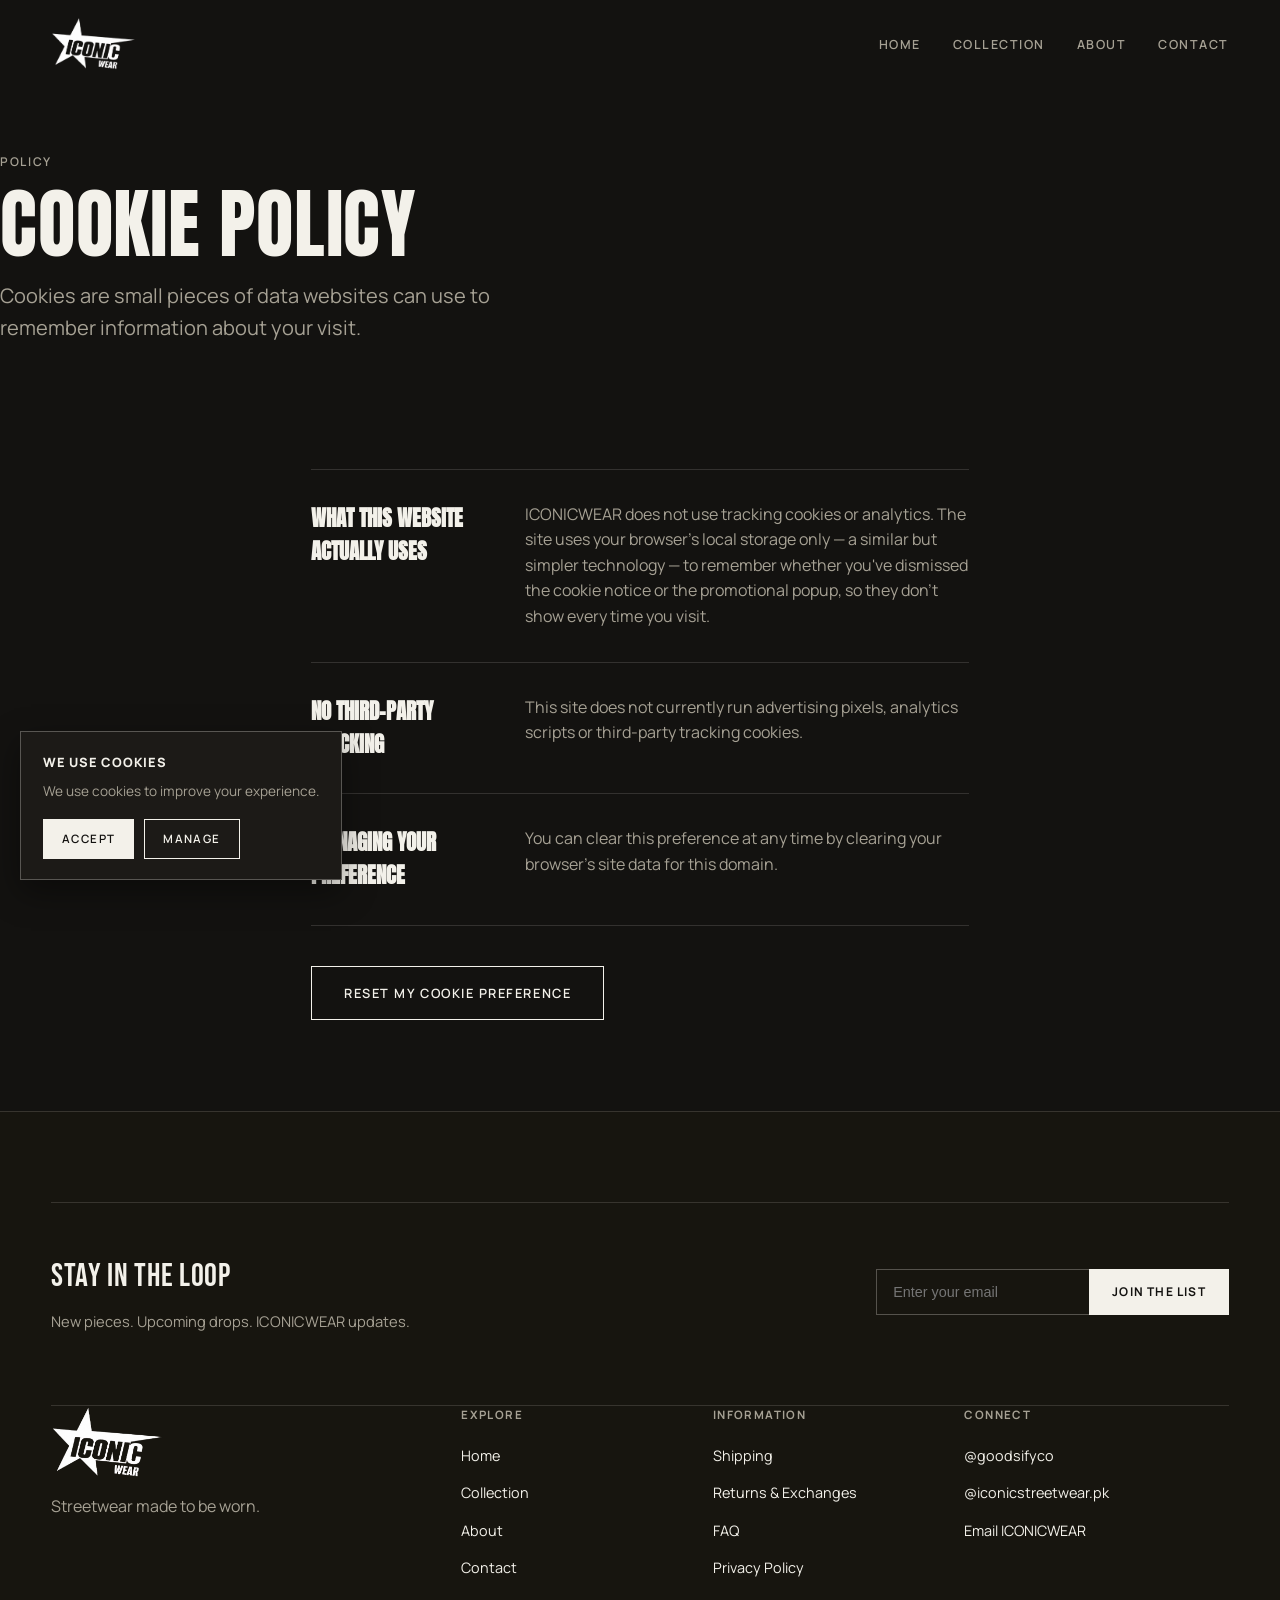
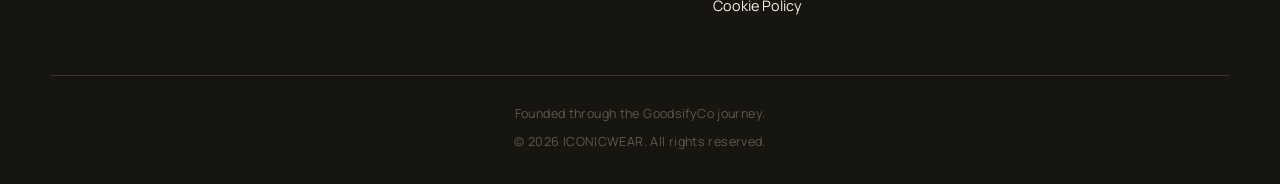
<file: cookies.html>
<!DOCTYPE html>
<html lang="en">
<head>
  <meta charset="UTF-8">
  <meta name="viewport" content="width=device-width, initial-scale=1.0">
  <title>Cookie Policy — ICONICWEAR</title>
  <meta name="description" content="What this website actually uses browser storage for.">
  <meta property="og:title" content="Cookie Policy — ICONICWEAR">
  <meta property="og:type" content="website">
  <link rel="icon" href="assets/images/icons/favicon-32.png" type="image/png">
  <link rel="apple-touch-icon" href="assets/images/icons/apple-touch-icon.png">

  <link rel="preconnect" href="https://fonts.googleapis.com">
  <link rel="preconnect" href="https://fonts.gstatic.com" crossorigin>
  <link href="https://fonts.googleapis.com/css2?family=Anton&family=Bebas+Neue&family=Manrope:wght@400;500;600;700;800&display=swap" rel="stylesheet">

  <link rel="stylesheet" href="css/style.css">
</head>
<body>

  <nav class="site-nav" id="site-nav"></nav>

  <main>
    <header class="page-header container">
      <p class="eyebrow reveal is-visible" style="margin-bottom:18px;">Policy</p>
      <h1 class="display reveal is-visible" id="cookies-heading"></h1>
      <p class="lede reveal is-visible" id="cookies-intro" style="margin-top:20px;"></p>
    </header>

    <section class="section-tight">
      <div class="container" style="max-width:760px;">
        <div class="policy-list" id="cookies-list"></div>

        <div class="reveal" style="margin-top:40px;">
          <button class="btn btn-outline" id="reset-cookie-choice">Reset my cookie preference</button>
          <p class="form-note" id="reset-status" style="margin-top:14px;"></p>
        </div>
      </div>
    </section>
  </main>

  <footer class="site-footer" id="site-footer"></footer>

  <script src="js/content.js"></script>
  <script src="js/main.js"></script>
  <script>
    document.addEventListener("DOMContentLoaded", () => {
      const c = CONTENT.cookies;
      document.getElementById("cookies-heading").textContent = c.heading;
      document.getElementById("cookies-intro").textContent = c.intro;
      document.getElementById("cookies-list").innerHTML = c.sections
        .map(sec => `<div class="policy-item"><h3>${sec.title}</h3><p>${sec.body}</p></div>`)
        .join("");

      document.getElementById("reset-cookie-choice").addEventListener("click", () => {
        localStorage.removeItem("icw-cookie-choice");
        document.getElementById("reset-status").textContent = "Preference cleared — the cookie notice will show again on your next visit.";
      });
    });
  </script>
</body>
</html>
</file>
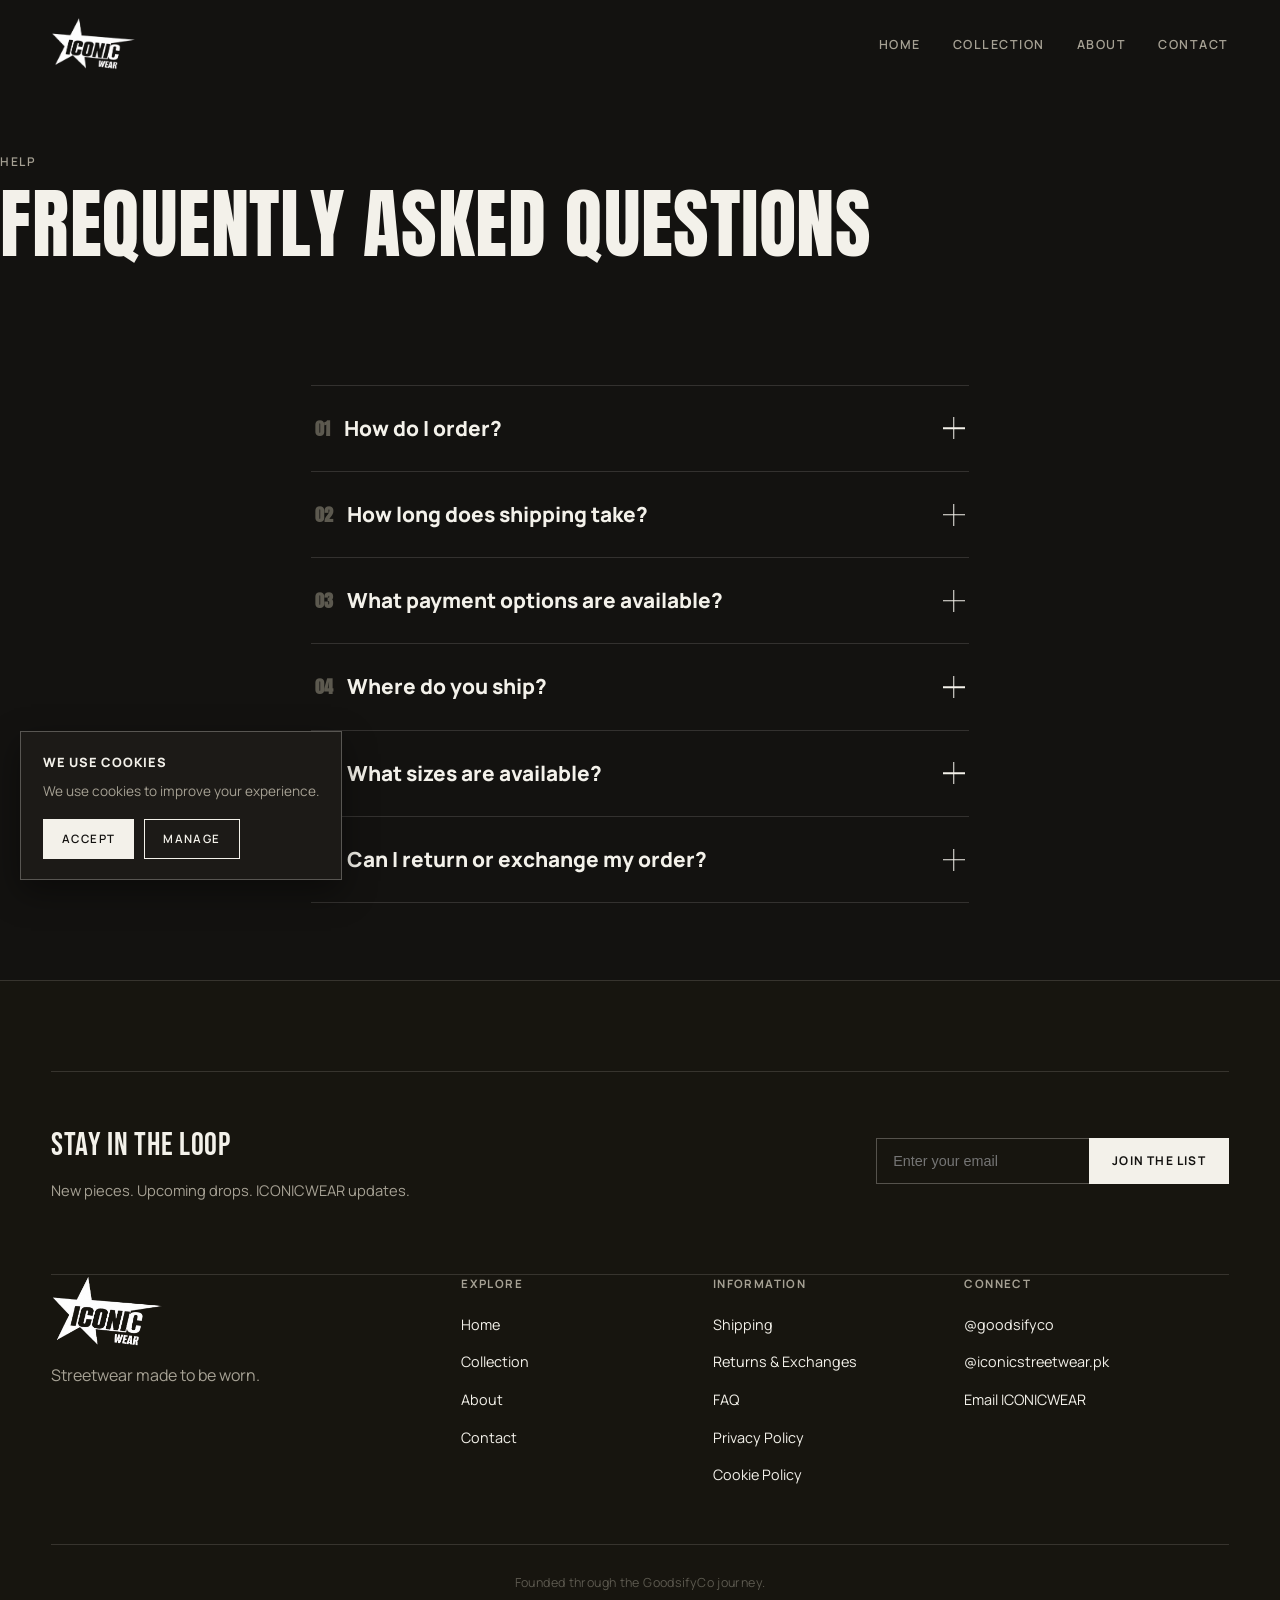
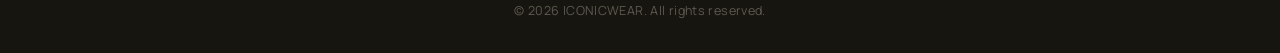
<file: faq.html>
<!DOCTYPE html>
<html lang="en">
<head>
  <meta charset="UTF-8">
  <meta name="viewport" content="width=device-width, initial-scale=1.0">
  <title>FAQ — ICONICWEAR</title>
  <meta name="description" content="Frequently asked questions about ordering, shipping, sizes and returns at ICONICWEAR.">
  <meta property="og:title" content="FAQ — ICONICWEAR">
  <meta property="og:type" content="website">
  <link rel="icon" href="assets/images/icons/favicon-32.png" type="image/png">
  <link rel="apple-touch-icon" href="assets/images/icons/apple-touch-icon.png">

  <link rel="preconnect" href="https://fonts.googleapis.com">
  <link rel="preconnect" href="https://fonts.gstatic.com" crossorigin>
  <link href="https://fonts.googleapis.com/css2?family=Anton&family=Bebas+Neue&family=Manrope:wght@400;500;600;700;800&display=swap" rel="stylesheet">

  <link rel="stylesheet" href="css/style.css">
</head>
<body>

  <nav class="site-nav" id="site-nav"></nav>

  <main>
    <header class="page-header container">
      <p class="eyebrow reveal is-visible" style="margin-bottom:18px;">Help</p>
      <h1 class="display reveal is-visible" id="faq-heading"></h1>
    </header>

    <section class="section-tight">
      <div class="container" style="max-width:760px;">
        <div class="faq-list" id="faq-list"></div>
      </div>
    </section>
  </main>

  <footer class="site-footer" id="site-footer"></footer>

  <script src="js/content.js"></script>
  <script src="js/main.js"></script>
  <script>
    document.addEventListener("DOMContentLoaded", () => {
      document.getElementById("faq-heading").textContent = CONTENT.faq.heading;
      renderFAQAccordion("faq-list", CONTENT.faq.items);
    });
  </script>
</body>
</html>
</file>
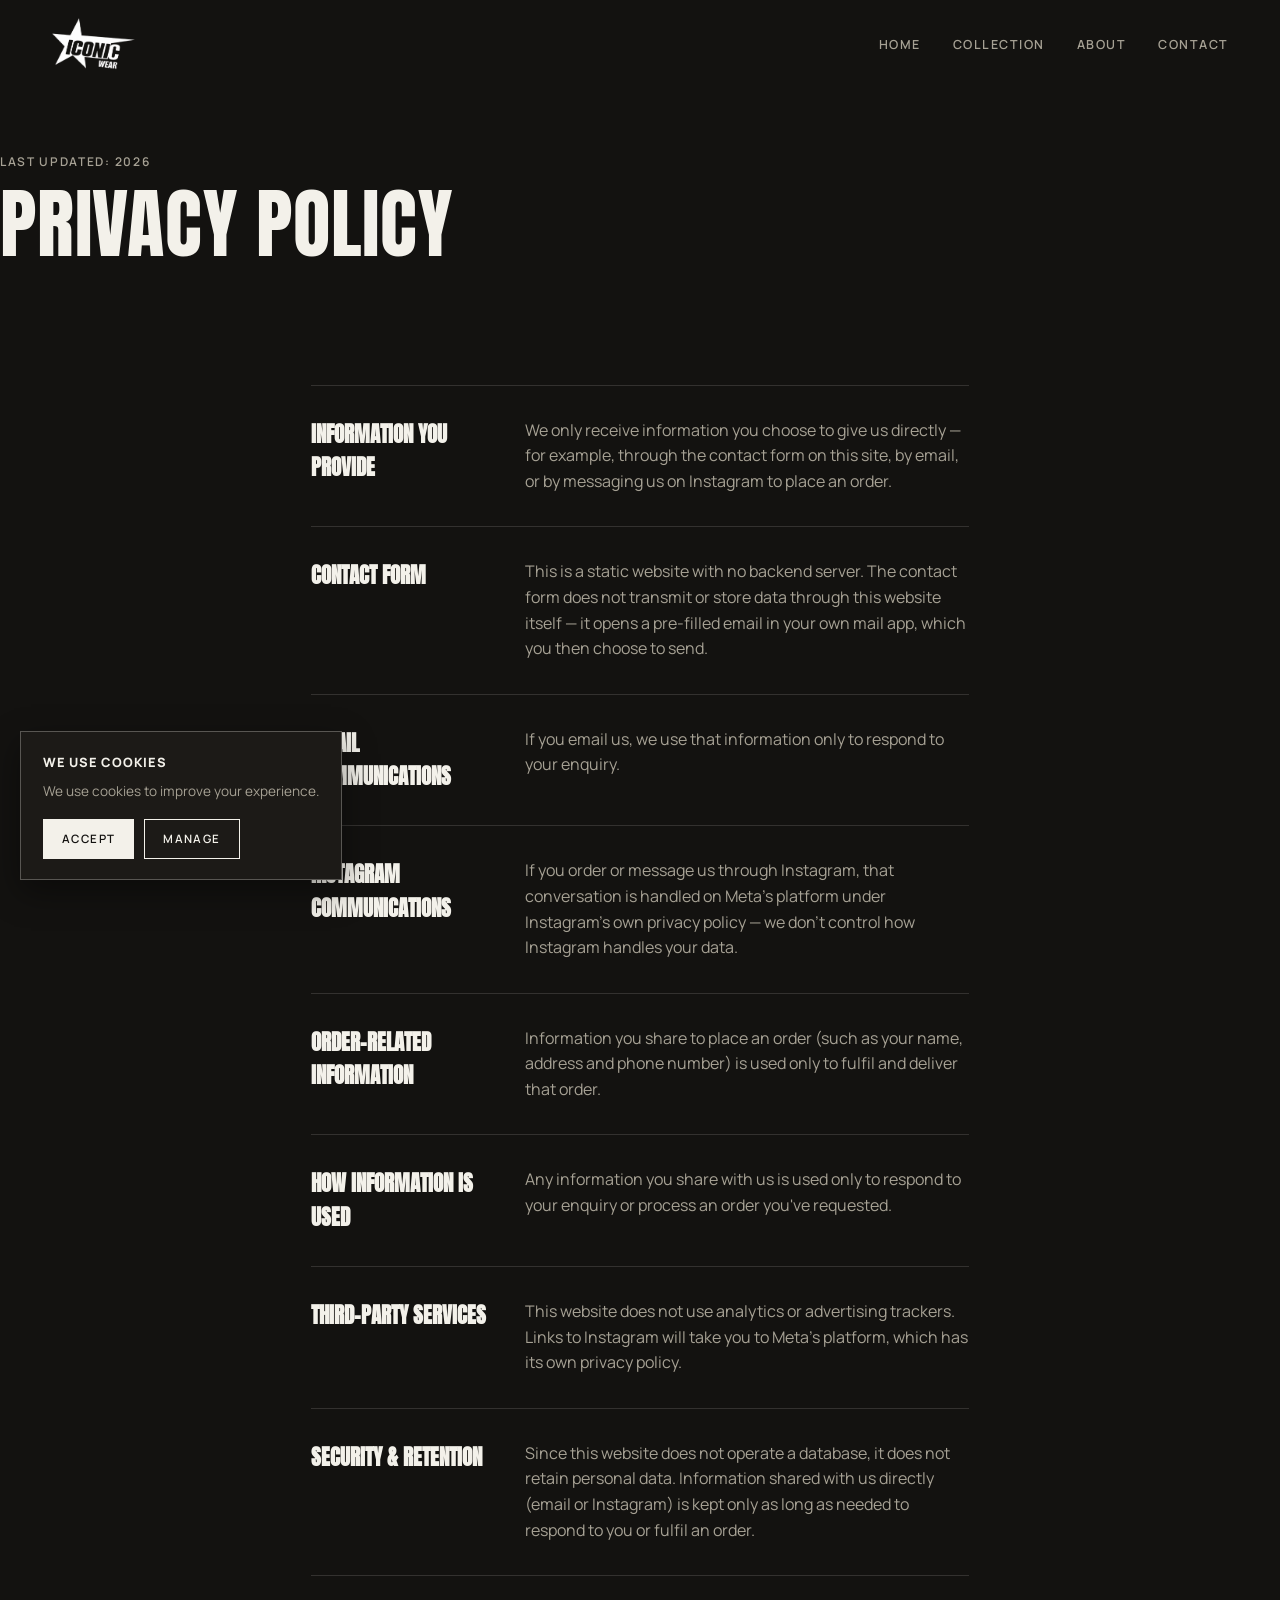
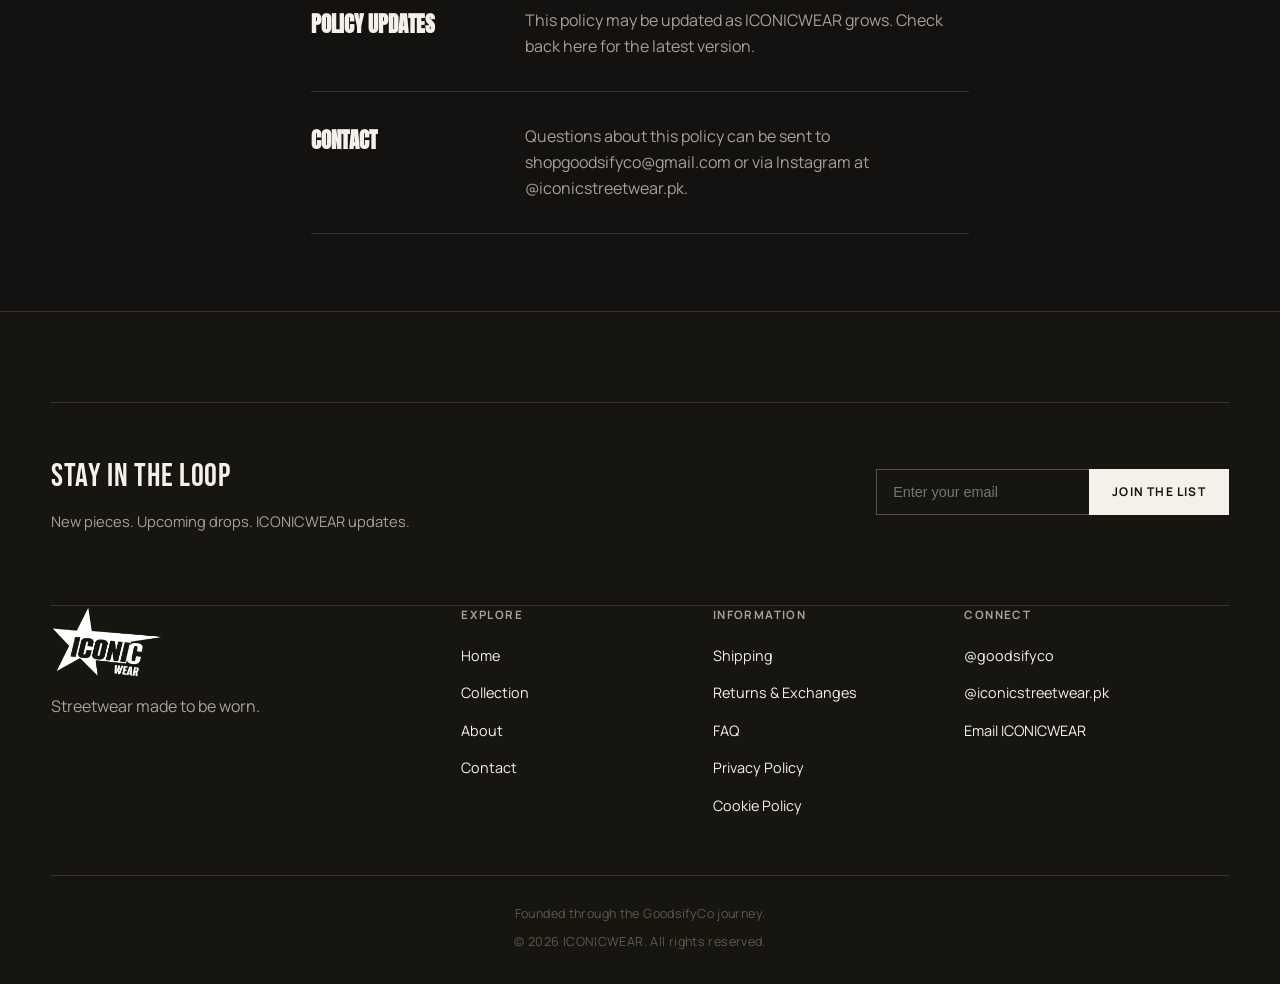
<file: privacy.html>
<!DOCTYPE html>
<html lang="en">
<head>
  <meta charset="UTF-8">
  <meta name="viewport" content="width=device-width, initial-scale=1.0">
  <title>Privacy Policy — ICONICWEAR</title>
  <meta name="description" content="How ICONICWEAR handles information shared through this website.">
  <meta property="og:title" content="Privacy Policy — ICONICWEAR">
  <meta property="og:type" content="website">
  <link rel="icon" href="assets/images/icons/favicon-32.png" type="image/png">
  <link rel="apple-touch-icon" href="assets/images/icons/apple-touch-icon.png">

  <link rel="preconnect" href="https://fonts.googleapis.com">
  <link rel="preconnect" href="https://fonts.gstatic.com" crossorigin>
  <link href="https://fonts.googleapis.com/css2?family=Anton&family=Bebas+Neue&family=Manrope:wght@400;500;600;700;800&display=swap" rel="stylesheet">

  <link rel="stylesheet" href="css/style.css">
</head>
<body>

  <nav class="site-nav" id="site-nav"></nav>

  <main>
    <header class="page-header container">
      <p class="eyebrow reveal is-visible" style="margin-bottom:18px;" id="privacy-updated"></p>
      <h1 class="display reveal is-visible" id="privacy-heading"></h1>
    </header>

    <section class="section-tight">
      <div class="container" style="max-width:760px;">
        <div class="policy-list" id="privacy-list"></div>
      </div>
    </section>
  </main>

  <footer class="site-footer" id="site-footer"></footer>

  <script src="js/content.js"></script>
  <script src="js/main.js"></script>
  <script>
    document.addEventListener("DOMContentLoaded", () => {
      const p = CONTENT.privacy;
      document.getElementById("privacy-heading").textContent = p.heading;
      document.getElementById("privacy-updated").textContent = p.updated;
      document.getElementById("privacy-list").innerHTML = p.sections
        .map(sec => `<div class="policy-item"><h3>${sec.title}</h3><p>${sec.body}</p></div>`)
        .join("");
    });
  </script>
</body>
</html>
</file>
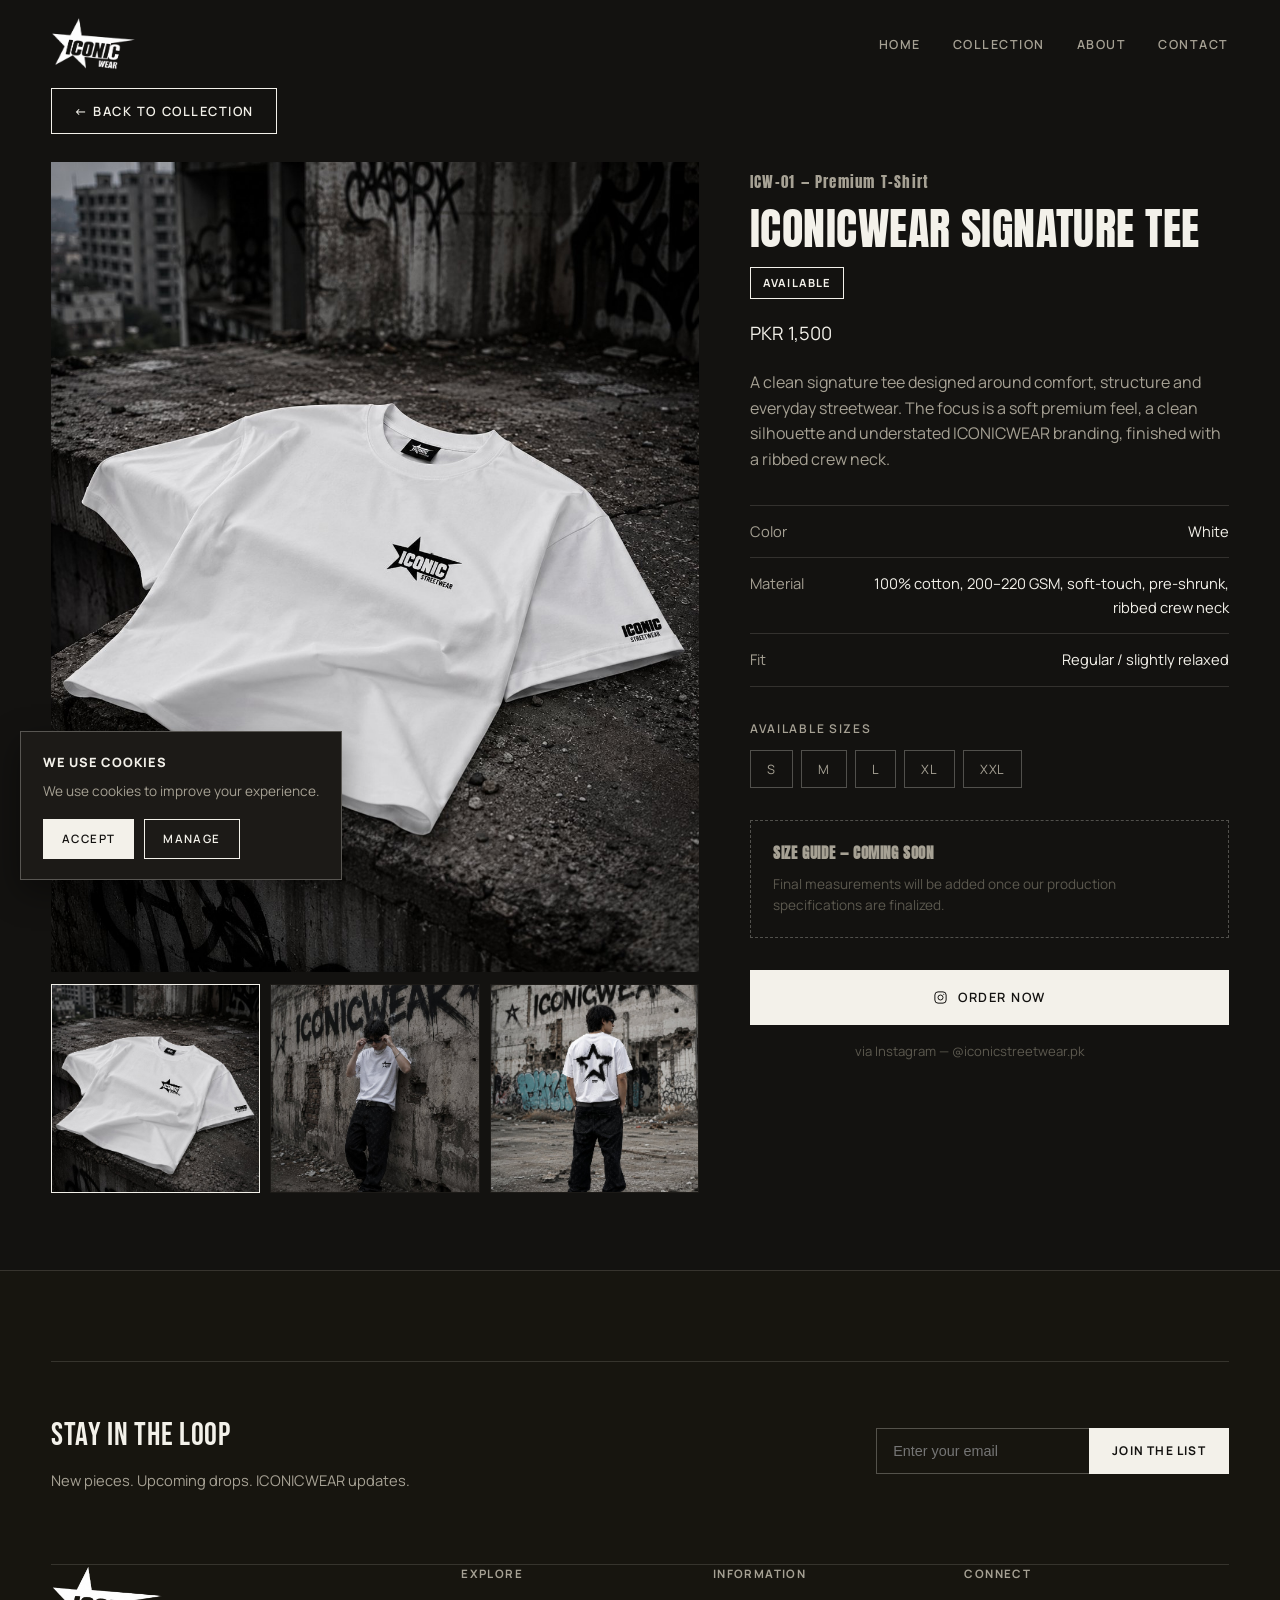
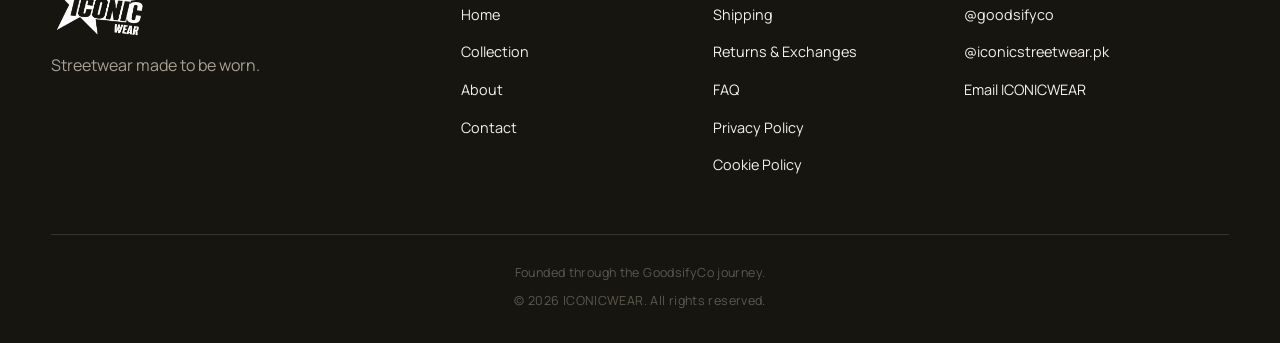
<file: product.html>
<!DOCTYPE html>
<html lang="en">
<head>
  <meta charset="UTF-8">
  <meta name="viewport" content="width=device-width, initial-scale=1.0">
  <title>Product — ICONICWEAR</title>
  <meta name="description" content="View this ICONICWEAR piece in detail.">
  <meta property="og:type" content="product">
  <link rel="icon" href="assets/images/icons/favicon-32.png" type="image/png">
  <link rel="apple-touch-icon" href="assets/images/icons/apple-touch-icon.png">

  <link rel="preconnect" href="https://fonts.googleapis.com">
  <link rel="preconnect" href="https://fonts.gstatic.com" crossorigin>
  <link href="https://fonts.googleapis.com/css2?family=Anton&family=Bebas+Neue&family=Manrope:wght@400;500;600;700;800&display=swap" rel="stylesheet">

  <link rel="stylesheet" href="css/style.css">
</head>
<body>

  <nav class="site-nav" id="site-nav"></nav>

  <main>
    <section class="product-detail section-tight" id="product-detail" aria-live="polite"></section>
  </main>

  <footer class="site-footer" id="site-footer"></footer>

  <script src="js/content.js"></script>
  <script src="js/main.js"></script>
  <script src="js/products.js"></script>
</body>
</html>
</file>
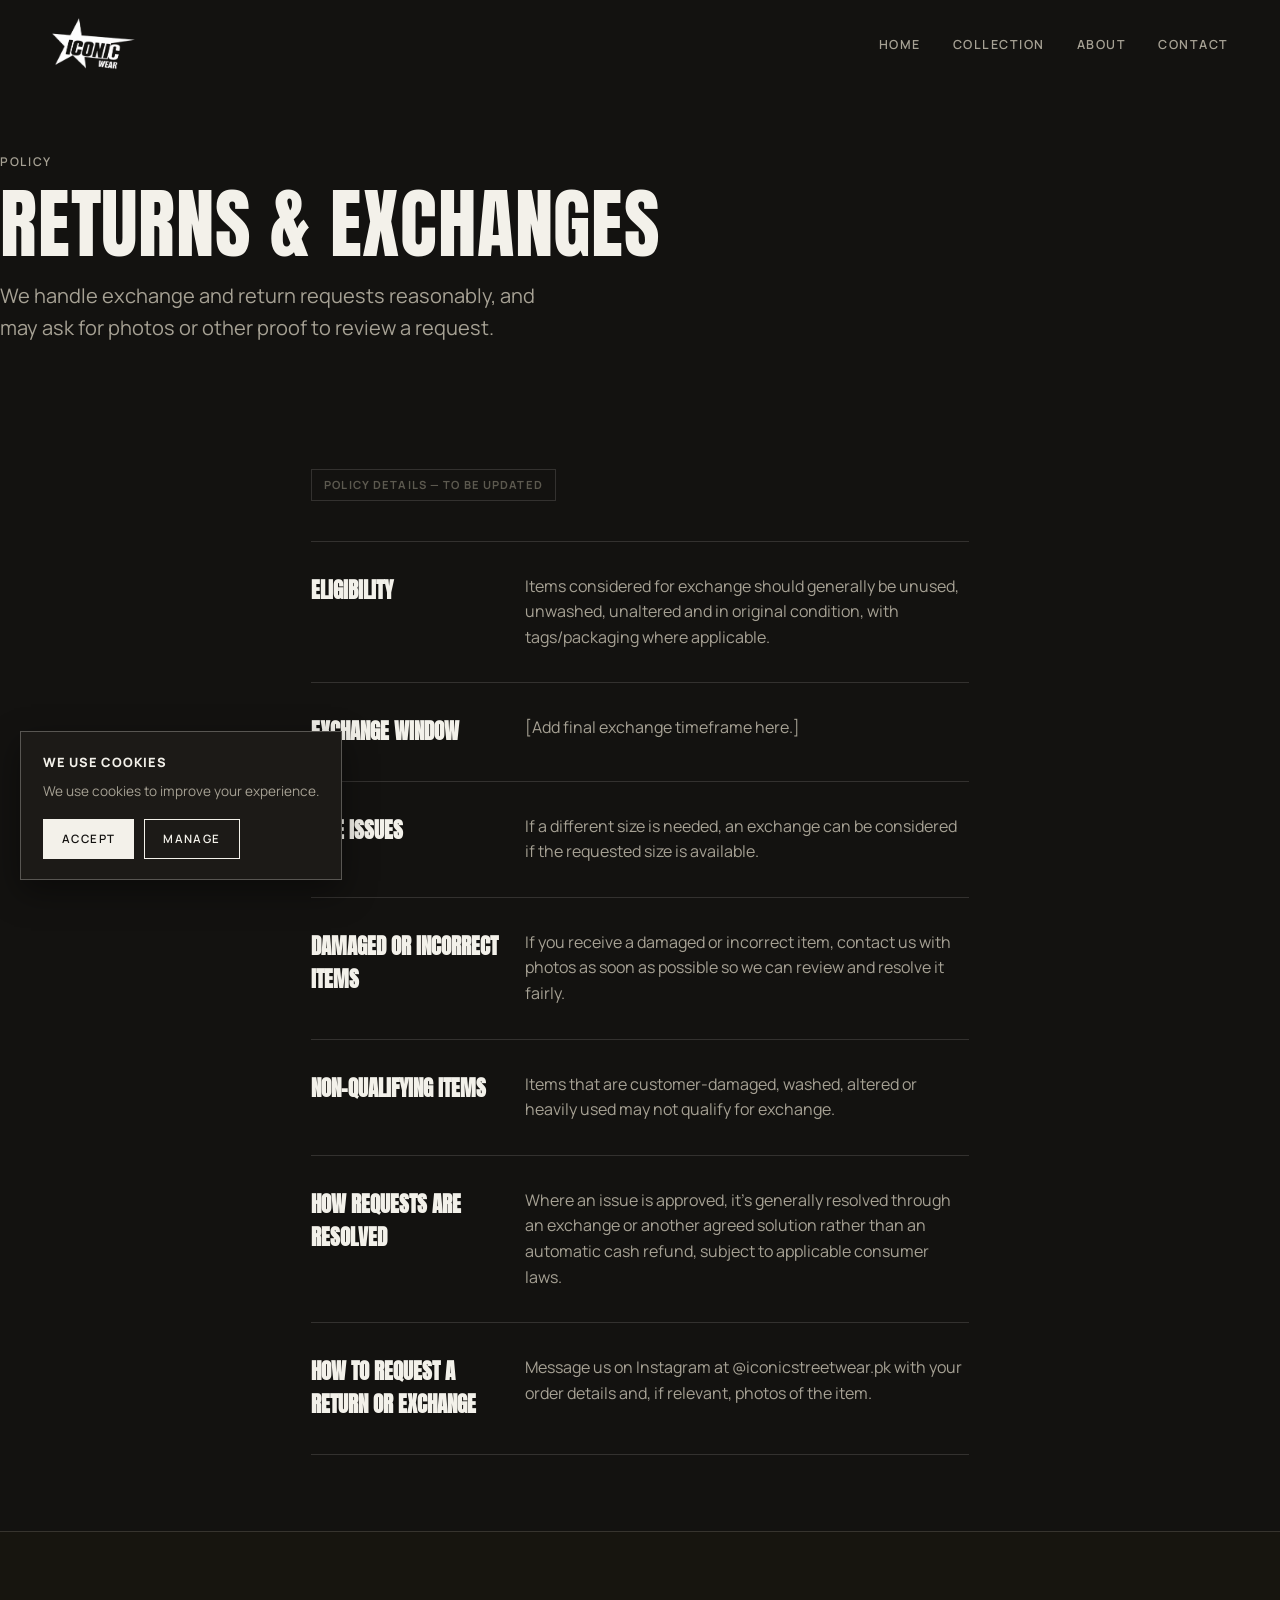
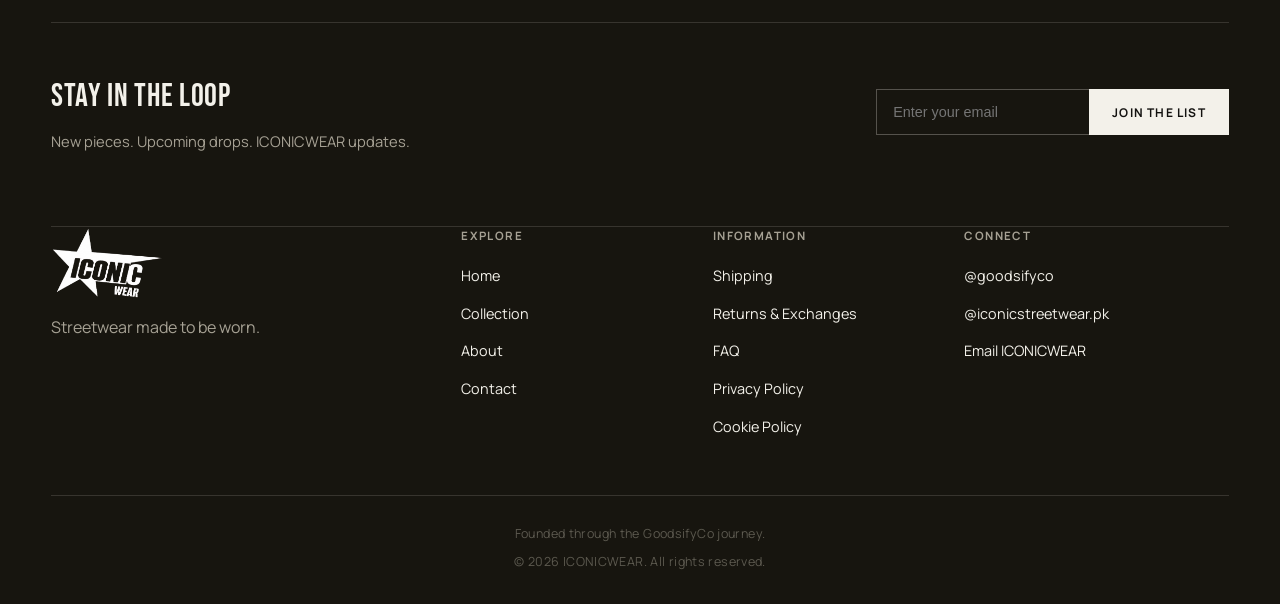
<file: returns.html>
<!DOCTYPE html>
<html lang="en">
<head>
  <meta charset="UTF-8">
  <meta name="viewport" content="width=device-width, initial-scale=1.0">
  <title>Returns & Exchanges — ICONICWEAR</title>
  <meta name="description" content="Returns and exchanges information for ICONICWEAR orders.">
  <meta property="og:title" content="Returns & Exchanges — ICONICWEAR">
  <meta property="og:type" content="website">
  <link rel="icon" href="assets/images/icons/favicon-32.png" type="image/png">
  <link rel="apple-touch-icon" href="assets/images/icons/apple-touch-icon.png">

  <link rel="preconnect" href="https://fonts.googleapis.com">
  <link rel="preconnect" href="https://fonts.gstatic.com" crossorigin>
  <link href="https://fonts.googleapis.com/css2?family=Anton&family=Bebas+Neue&family=Manrope:wght@400;500;600;700;800&display=swap" rel="stylesheet">

  <link rel="stylesheet" href="css/style.css">
</head>
<body>

  <nav class="site-nav" id="site-nav"></nav>

  <main>
    <header class="page-header container">
      <p class="eyebrow reveal is-visible" style="margin-bottom:18px;">Policy</p>
      <h1 class="display reveal is-visible" id="returns-heading"></h1>
      <p class="lede reveal is-visible" id="returns-intro" style="margin-top:20px;"></p>
    </header>

    <section class="section-tight">
      <div class="container" style="max-width:760px;">
        <span class="policy-note" id="returns-note"></span>
        <div class="policy-list" id="returns-list"></div>
      </div>
    </section>
  </main>

  <footer class="site-footer" id="site-footer"></footer>

  <script src="js/content.js"></script>
  <script src="js/main.js"></script>
  <script>
    document.addEventListener("DOMContentLoaded", () => {
      const r = CONTENT.returns;
      document.getElementById("returns-heading").textContent = r.heading;
      document.getElementById("returns-intro").textContent = r.intro;
      document.getElementById("returns-note").textContent = r.note;
      document.getElementById("returns-list").innerHTML = r.sections
        .map(sec => `<div class="policy-item"><h3>${sec.title}</h3><p>${sec.body}</p></div>`)
        .join("");
    });
  </script>
</body>
</html>
</file>
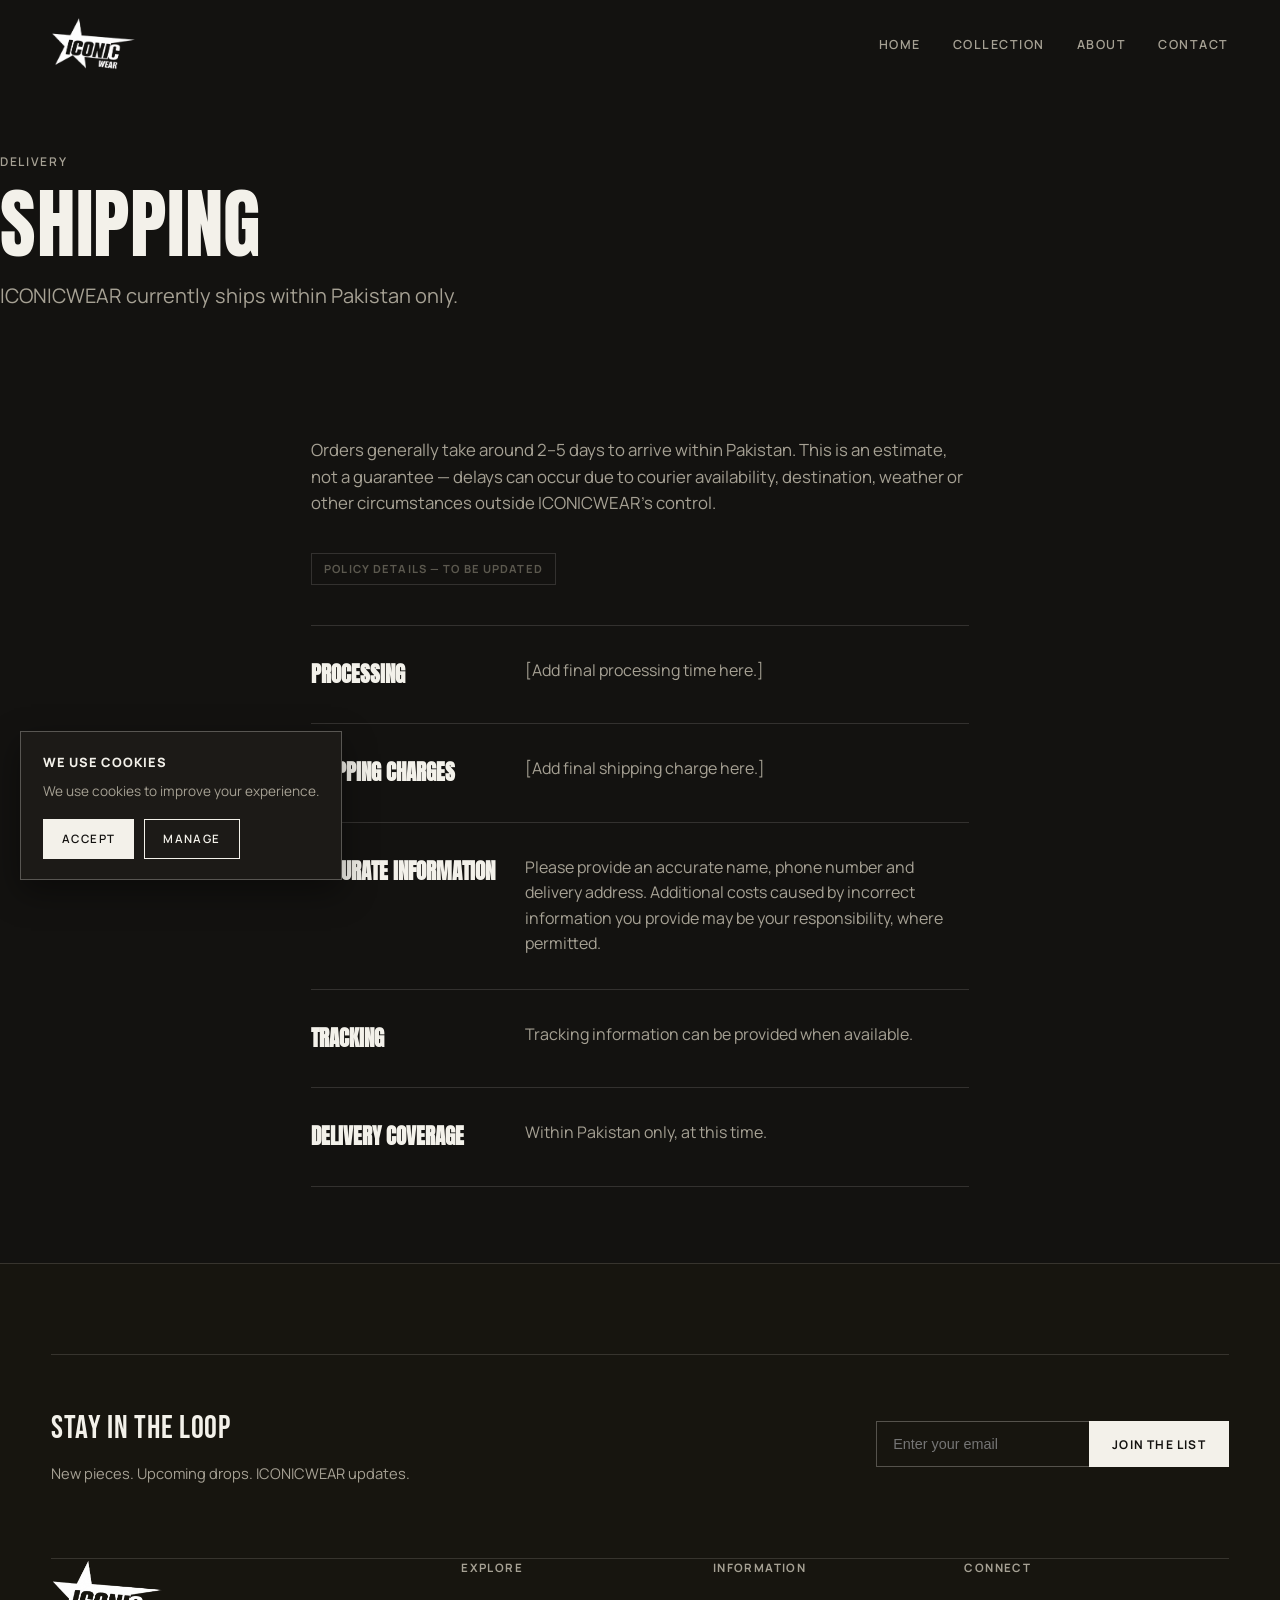
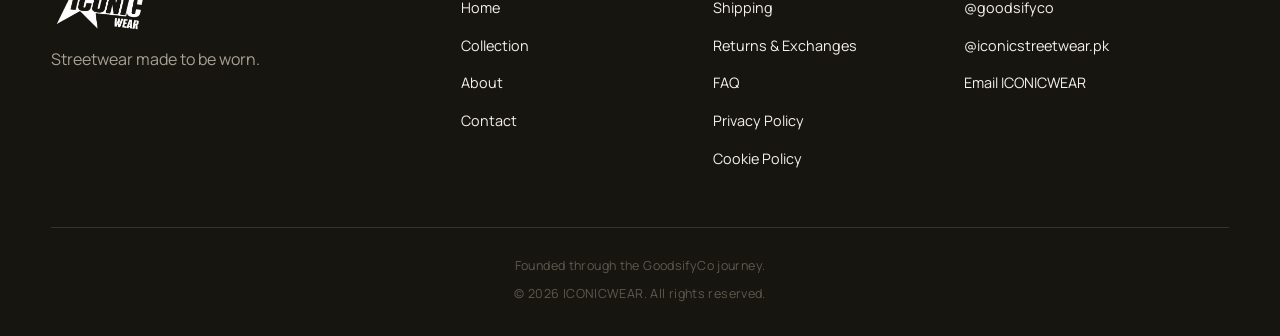
<file: shipping.html>
<!DOCTYPE html>
<html lang="en">
<head>
  <meta charset="UTF-8">
  <meta name="viewport" content="width=device-width, initial-scale=1.0">
  <title>Shipping — ICONICWEAR</title>
  <meta name="description" content="Shipping information for ICONICWEAR orders within Pakistan.">
  <meta property="og:title" content="Shipping — ICONICWEAR">
  <meta property="og:type" content="website">
  <link rel="icon" href="assets/images/icons/favicon-32.png" type="image/png">
  <link rel="apple-touch-icon" href="assets/images/icons/apple-touch-icon.png">

  <link rel="preconnect" href="https://fonts.googleapis.com">
  <link rel="preconnect" href="https://fonts.gstatic.com" crossorigin>
  <link href="https://fonts.googleapis.com/css2?family=Anton&family=Bebas+Neue&family=Manrope:wght@400;500;600;700;800&display=swap" rel="stylesheet">

  <link rel="stylesheet" href="css/style.css">
</head>
<body>

  <nav class="site-nav" id="site-nav"></nav>

  <main>
    <header class="page-header container">
      <p class="eyebrow reveal is-visible" style="margin-bottom:18px;">Delivery</p>
      <h1 class="display reveal is-visible" id="shipping-heading"></h1>
      <p class="lede reveal is-visible" id="shipping-intro" style="margin-top:20px;"></p>
    </header>

    <section class="section-tight">
      <div class="container" style="max-width:760px;">
        <p class="prose reveal" id="shipping-estimate" style="margin-bottom:36px;"></p>
        <span class="policy-note" id="shipping-note"></span>
        <div class="policy-list" id="shipping-list"></div>
      </div>
    </section>
  </main>

  <footer class="site-footer" id="site-footer"></footer>

  <script src="js/content.js"></script>
  <script src="js/main.js"></script>
  <script>
    document.addEventListener("DOMContentLoaded", () => {
      const s = CONTENT.shipping;
      document.getElementById("shipping-heading").textContent = s.heading;
      document.getElementById("shipping-intro").textContent = s.intro;
      document.getElementById("shipping-estimate").textContent = s.estimateNote;
      document.getElementById("shipping-note").textContent = s.note;
      document.getElementById("shipping-list").innerHTML = s.sections
        .map(sec => {
          let body = sec.body;
          if (sec.title === "Shipping Charges") {
            body = s.charge ? s.charge : "[Add final shipping charge here.]";
          }
          return `<div class="policy-item"><h3>${sec.title}</h3><p>${body}</p></div>`;
        })
        .join("");
    });
  </script>
</body>
</html>
</file>
<file: css/style.css>
/* ============================================================
   ICONICWEAR — STYLESHEET
   Design tokens live at the top. Change colors, fonts and
   spacing scale here without touching layout rules below.
   ============================================================ */

:root {
  /* Color — deep charcoal/off-black base, not pure black */
  --black: #131210;
  --charcoal: #1c1a17;
  --charcoal-2: #242220;
  --white: #f3f1ea;
  --grey: #a6a194;
  --grey-dim: #5c594f;
  --off-white: #ece9e0;
  --off-white-text: #14130f;
  --footer-bg: #17150f;
  --hairline: rgba(243, 241, 234, 0.14);
  --hairline-strong: rgba(243, 241, 234, 0.28);

  /* Small, muted accent colors — used sparingly (Order Journey only) */
  --accent-blue: #6f8fae;
  --accent-amber: #c99a5b;
  --accent-blue-dark: #4c6b8a;
  --accent-green: #7a9a72;

  /* Type */
  --font-display: "Anton", "Archivo Black", Impact, sans-serif;
  --font-accent: "Bebas Neue", "Anton", sans-serif;
  --font-body: "Manrope", "Helvetica Neue", Arial, sans-serif;

  /* Layout */
  --max-width: 1440px;
  --gutter: clamp(20px, 4vw, 64px);
  --nav-height: 88px;

  /* Motion */
  --ease: cubic-bezier(0.22, 1, 0.36, 1);
}

/* ---------- Reset ---------- */
*, *::before, *::after { box-sizing: border-box; }
html { scroll-behavior: smooth; }
body, h1, h2, h3, h4, p, figure { margin: 0; }
ul { list-style: none; margin: 0; padding: 0; }
a { color: inherit; text-decoration: none; }
img { max-width: 100%; display: block; }
button { font: inherit; color: inherit; background: none; border: none; cursor: pointer; }

@media (prefers-reduced-motion: reduce) {
  html { scroll-behavior: auto; }
  *, *::before, *::after {
    animation-duration: 0.001ms !important;
    animation-iteration-count: 1 !important;
    transition-duration: 0.001ms !important;
    scroll-behavior: auto !important;
  }
}

body {
  background: var(--black);
  color: var(--white);
  font-family: var(--font-body);
  font-size: 16px;
  line-height: 1.6;
  -webkit-font-smoothing: antialiased;
}

::selection { background: var(--white); color: var(--black); }

.sr-only {
  position: absolute;
  width: 1px; height: 1px;
  padding: 0; margin: -1px;
  overflow: hidden;
  clip: rect(0,0,0,0);
  white-space: nowrap;
  border: 0;
}

:focus-visible {
  outline: 2px solid var(--white);
  outline-offset: 3px;
}

.container {
  max-width: var(--max-width);
  margin: 0 auto;
  padding: 0 var(--gutter);
}

/* ---------- Type helpers ---------- */
.display {
  font-family: var(--font-display);
  font-weight: 400;
  text-transform: uppercase;
  letter-spacing: 0.01em;
  line-height: 0.92;
}

.eyebrow {
  font-family: var(--font-body);
  font-weight: 600;
  text-transform: uppercase;
  letter-spacing: 0.14em;
  font-size: 0.75rem;
  color: var(--grey);
}

.lede {
  font-size: clamp(1.05rem, 1.6vw, 1.25rem);
  color: var(--grey);
  max-width: 46ch;
}

/* ---------- Buttons ---------- */
.btn {
  display: inline-flex;
  align-items: center;
  justify-content: center;
  gap: 10px;
  padding: 16px 32px;
  font-family: var(--font-body);
  font-weight: 600;
  font-size: 0.8rem;
  text-transform: uppercase;
  letter-spacing: 0.12em;
  border: 1px solid var(--white);
  transition: background-color 0.35s var(--ease), color 0.35s var(--ease), border-color 0.35s var(--ease);
  white-space: nowrap;
}

.btn-primary {
  background: var(--white);
  color: var(--black);
}
.btn-primary:hover { background: transparent; color: var(--white); }

.btn-outline {
  background: transparent;
  color: var(--white);
}
.btn-outline:hover { background: var(--white); color: var(--black); }

.btn-block { width: 100%; }

/* ============================================================
   NAVIGATION
   ============================================================ */
.site-nav {
  position: fixed;
  top: 0; left: 0; right: 0;
  z-index: 100;
  height: var(--nav-height);
  display: flex;
  align-items: center;
  background: transparent;
  border-bottom: 1px solid transparent;
  transition: background-color 0.4s var(--ease), border-color 0.4s var(--ease);
}

.site-nav.is-scrolled {
  background: rgba(11, 11, 10, 0.92);
  backdrop-filter: blur(8px);
  border-bottom-color: var(--hairline);
}

.site-nav .container {
  display: flex;
  align-items: center;
  justify-content: space-between;
  width: 100%;
}

.nav-logo {
  display: flex;
  align-items: center;
  height: clamp(42px, 5.5vw, 54px);
  max-width: 240px;
}
.nav-logo img { height: 100%; width: auto; max-width: 100%; object-fit: contain; }
.nav-logo .logo-fallback {
  font-family: var(--font-display);
  font-size: 1.4rem;
  text-transform: uppercase;
  letter-spacing: 0.02em;
}

.nav-links {
  display: flex;
  align-items: center;
  gap: clamp(20px, 2.5vw, 44px);
}

.nav-links a {
  font-size: 0.78rem;
  font-weight: 600;
  text-transform: uppercase;
  letter-spacing: 0.12em;
  color: var(--grey);
  position: relative;
  padding-bottom: 4px;
  transition: color 0.3s var(--ease);
}
.nav-links a::after {
  content: "";
  position: absolute;
  left: 0; bottom: 0;
  width: 0%;
  height: 1px;
  background: var(--white);
  transition: width 0.3s var(--ease);
}
.nav-links a:hover,
.nav-links a[aria-current="page"] { color: var(--white); }
.nav-links a:hover::after,
.nav-links a[aria-current="page"]::after { width: 100%; }

.nav-toggle {
  display: none;
  flex-direction: column;
  gap: 5px;
  width: 30px;
  padding: 8px 0;
}
.nav-toggle span {
  display: block;
  height: 1.5px;
  width: 100%;
  background: var(--white);
  transition: transform 0.3s var(--ease), opacity 0.3s var(--ease);
}
.nav-toggle[aria-expanded="true"] span:nth-child(1) { transform: translateY(6.5px) rotate(45deg); }
.nav-toggle[aria-expanded="true"] span:nth-child(2) { opacity: 0; }
.nav-toggle[aria-expanded="true"] span:nth-child(3) { transform: translateY(-6.5px) rotate(-45deg); }

@media (max-width: 860px) {
  .nav-toggle { display: flex; }
  .nav-links {
    position: fixed;
    inset: var(--nav-height) 0 0 0;
    background: var(--black);
    flex-direction: column;
    justify-content: flex-start;
    align-items: flex-start;
    padding: 48px var(--gutter);
    gap: 28px;
    transform: translateY(-8px);
    opacity: 0;
    pointer-events: none;
    transition: opacity 0.3s var(--ease), transform 0.3s var(--ease);
  }
  .nav-links.is-open {
    opacity: 1;
    transform: translateY(0);
    pointer-events: auto;
  }
  .nav-links a { font-size: 1.4rem; }
}

/* ============================================================
   HERO SLIDESHOW
   ============================================================ */
.hero {
  position: relative;
  height: 100svh;
  min-height: 560px;
  overflow: hidden;
  background: var(--black);
}

.hero-slides {
  position: absolute;
  inset: 0;
}

.hero-slide {
  position: absolute;
  inset: 0;
  opacity: 0;
  transition: opacity 1.6s var(--ease);
}
.hero-slide.is-active { opacity: 1; }

.hero-slide img,
.hero-slide .placeholder {
  width: 100%;
  height: 100%;
  object-fit: cover;
  object-position: center 30%;
}

.hero::after {
  content: "";
  position: absolute;
  inset: 0;
  /* Subtle fade only — keeps nav legible up top and a soft grounding
     at the bottom, but the photography itself stays visible. */
  background: linear-gradient(180deg, rgba(11,11,10,0.42) 0%, rgba(11,11,10,0) 20%, rgba(11,11,10,0) 72%, rgba(11,11,10,0.5) 100%);
  pointer-events: none;
}

.hero-slide-content {
  position: absolute;
  z-index: 2;
  bottom: clamp(130px, 12vw, 190px);
  max-width: min(560px, 88vw);
  padding: 26px 30px;
  background: rgba(11, 11, 10, 0.4);
  backdrop-filter: blur(6px);
  border-left: 2px solid var(--white);
  opacity: 0;
  transform: translateY(14px);
  visibility: hidden;
  pointer-events: none;
  transition: opacity 0.9s var(--ease) 0.3s, transform 0.9s var(--ease) 0.3s, visibility 0s linear 1.2s;
}
.hero-slide.is-active .hero-slide-content {
  opacity: 1;
  transform: translateY(0);
  visibility: visible;
  pointer-events: auto;
  transition: opacity 0.9s var(--ease) 0.3s, transform 0.9s var(--ease) 0.3s, visibility 0s linear 0s;
}

.hero-slide-content--left { left: var(--gutter); }
.hero-slide-content--right { right: var(--gutter); border-left: none; border-right: 2px solid var(--white); text-align: right; }

/* Slides where the image already contains campaign typography:
   no text box/backdrop, just the CTA button floating free. */
.hero-slide-content--bare {
  background: transparent;
  backdrop-filter: none;
  border: none;
  padding: 0;
}

.hero-eyebrow {
  font-family: var(--font-body);
  font-weight: 600;
  text-transform: uppercase;
  letter-spacing: 0.16em;
  font-size: 0.8rem;
  color: var(--grey);
  margin-bottom: 14px;
}

.hero-heading {
  font-size: clamp(2.2rem, 5vw, 3.6rem);
  max-width: 14ch;
}

.hero-sub {
  margin-top: 14px;
  font-size: clamp(0.95rem, 1.4vw, 1.05rem);
  color: var(--grey);
  max-width: 38ch;
}

.hero-cta {
  margin-top: 24px;
  display: flex;
  align-items: center;
  gap: 24px;
}
.hero-slide-content--right .hero-cta { justify-content: flex-end; }

@media (max-width: 640px) {
  .hero-slide-content { left: var(--gutter) !important; right: var(--gutter) !important; max-width: none; text-align: left !important; border-left: 2px solid var(--white) !important; border-right: none !important; }
  .hero-slide-content--bare { border: none !important; }
}

.hero-indicators {
  position: absolute;
  right: var(--gutter);
  bottom: 40px;
  z-index: 3;
  display: flex;
  gap: 10px;
}
.hero-indicator {
  width: 28px;
  height: 2px;
  background: rgba(243,241,234,0.3);
  transition: background-color 0.3s var(--ease);
}
.hero-indicator.is-active { background: var(--white); }

/* ============================================================
   SECTIONS
   ============================================================ */
.section {
  padding: clamp(72px, 10vw, 140px) 0;
}
.section-tight { padding: clamp(48px, 6vw, 88px) 0; }
.section-charcoal { background: var(--charcoal); }
.section-border-top { border-top: 1px solid var(--hairline); }

.section-head {
  display: flex;
  flex-wrap: wrap;
  align-items: flex-end;
  justify-content: space-between;
  gap: 24px;
  margin-bottom: clamp(40px, 5vw, 72px);
}

.section-heading {
  font-size: clamp(2.2rem, 5vw, 4rem);
}

/* fade-in on scroll */
.reveal {
  opacity: 0;
  transform: translateY(24px);
  transition: opacity 0.8s var(--ease), transform 0.8s var(--ease);
}
.reveal.is-visible {
  opacity: 1;
  transform: translateY(0);
}

/* ============================================================
   PRODUCT GRID / CARDS
   ============================================================ */
.product-grid {
  display: grid;
  grid-template-columns: repeat(2, 1fr);
  gap: 1px;
  background: var(--hairline);
  border-top: 1px solid var(--hairline);
  border-bottom: 1px solid var(--hairline);
}

.product-card {
  position: relative;
  background: var(--black);
  display: flex;
  flex-direction: column;
}

.product-card-media {
  position: relative;
  aspect-ratio: 4 / 5;
  overflow: hidden;
  background: var(--charcoal);
}

.product-card-media img,
.product-card-media .placeholder {
  width: 100%;
  height: 100%;
  object-fit: cover;
  transition: transform 0.8s var(--ease);
}
.product-card:hover .product-card-media img,
.product-card:hover .product-card-media .placeholder { transform: scale(1.04); }

.product-status {
  position: absolute;
  top: 20px;
  left: 20px;
  z-index: 2;
  font-size: 0.7rem;
  font-weight: 700;
  text-transform: uppercase;
  letter-spacing: 0.1em;
  padding: 7px 14px;
  background: rgba(11,11,10,0.75);
  border: 1px solid var(--hairline-strong);
  backdrop-filter: blur(4px);
}
.product-status[data-status="AVAILABLE"] { color: var(--white); }
.product-status[data-status="COMING SOON"] { color: var(--grey); }
.product-status[data-status="SOLD OUT"] { color: var(--grey-dim); text-decoration: line-through; }

.product-card-body {
  padding: 28px clamp(20px, 3vw, 40px) 36px;
  display: flex;
  flex-direction: column;
  flex: 1;
}

.product-number {
  font-family: var(--font-display);
  font-size: clamp(2.5rem, 4vw, 3.6rem);
  color: transparent;
  -webkit-text-stroke: 1px var(--hairline-strong);
  line-height: 1;
  margin-bottom: 8px;
}

.product-name {
  font-size: clamp(1.4rem, 2vw, 1.9rem);
  font-family: var(--font-display);
  text-transform: uppercase;
  margin-bottom: 6px;
}

.product-category {
  color: var(--grey);
  font-size: 0.85rem;
  margin-bottom: 16px;
}

.product-card-desc {
  color: var(--grey);
  font-size: 0.95rem;
  max-width: 42ch;
  margin-bottom: 24px;
}

.product-card-body .btn { align-self: flex-start; margin-top: auto; }

@media (max-width: 760px) {
  .product-grid { grid-template-columns: 1fr; }
}

/* ============================================================
   PRODUCT DETAIL PAGE
   ============================================================ */
.product-detail {
  padding-top: var(--nav-height);
}

.product-detail-layout {
  display: grid;
  grid-template-columns: 1.15fr 0.85fr;
  gap: clamp(24px, 4vw, 64px);
  align-items: start;
}

.product-gallery-main {
  aspect-ratio: 4 / 5;
  overflow: hidden;
  background: var(--charcoal);
  margin-bottom: 12px;
}
.product-gallery-main img,
.product-gallery-main .placeholder {
  width: 100%; height: 100%; object-fit: cover;
}

.product-gallery-thumbs {
  display: grid;
  grid-template-columns: repeat(auto-fit, minmax(80px, 1fr));
  gap: 10px;
}
.product-gallery-thumbs button {
  aspect-ratio: 1;
  overflow: hidden;
  background: var(--charcoal);
  border: 1px solid transparent;
  padding: 0;
}
.product-gallery-thumbs button.is-active { border-color: var(--white); }
.product-gallery-thumbs img,
.product-gallery-thumbs .placeholder {
  width: 100%; height: 100%; object-fit: cover;
}

.product-info-panel {
  position: sticky;
  top: calc(var(--nav-height) + 32px);
  padding-top: 8px;
}

.product-info-number {
  font-family: var(--font-display);
  color: var(--grey);
  letter-spacing: 0.08em;
  margin-bottom: 14px;
  font-size: 0.95rem;
}

.product-info-name {
  font-size: clamp(2rem, 3.4vw, 3rem);
  margin-bottom: 18px;
}

.product-info-price {
  font-size: 1.15rem;
  margin-bottom: 22px;
  color: var(--white);
}
.product-info-price .tbc { color: var(--grey); font-size: 0.9rem; }

.product-info-desc {
  color: var(--grey);
  margin-bottom: 32px;
  max-width: 52ch;
}

.spec-table {
  border-top: 1px solid var(--hairline);
  margin-bottom: 32px;
}
.spec-row {
  display: flex;
  justify-content: space-between;
  gap: 20px;
  padding: 14px 0;
  border-bottom: 1px solid var(--hairline);
  font-size: 0.92rem;
}
.spec-row dt { color: var(--grey); }
.spec-row dd { text-align: right; }

.size-list {
  display: flex;
  flex-wrap: wrap;
  gap: 8px;
  margin-bottom: 32px;
}
.size-chip {
  border: 1px solid var(--hairline-strong);
  padding: 8px 16px;
  font-size: 0.8rem;
  letter-spacing: 0.06em;
  color: var(--grey);
}

@media (max-width: 900px) {
  .product-detail-layout { grid-template-columns: 1fr; }
  .product-info-panel { position: static; }
}

/* ============================================================
   PAGE HEADER (About / Contact / Shipping / Returns)
   ============================================================ */
.page-header {
  padding: calc(var(--nav-height) + 64px) 0 48px;
}
.page-header .display { font-size: clamp(2.6rem, 6vw, 5rem); }

/* ============================================================
   ABOUT PAGE
   ============================================================ */
.about-image {
  aspect-ratio: 16 / 9;
  overflow: hidden;
  background: var(--charcoal);
  margin: clamp(40px, 6vw, 80px) 0;
}
.about-image img,
.about-image .placeholder {
  width: 100%; height: 100%; object-fit: cover;
}

.prose {
  max-width: 68ch;
  display: flex;
  flex-direction: column;
  gap: 20px;
  color: var(--grey);
  font-size: 1.05rem;
}
.prose strong { color: var(--white); }

.two-col {
  display: grid;
  grid-template-columns: 0.8fr 1.2fr;
  gap: clamp(24px, 5vw, 80px);
}
@media (max-width: 800px) {
  .two-col { grid-template-columns: 1fr; }
}

/* ============================================================
   CONTACT / SOCIAL BUTTONS
   ============================================================ */
.contact-actions {
  display: flex;
  flex-wrap: wrap;
  gap: 16px;
  margin-top: 36px;
}

.social-row {
  display: flex;
  flex-direction: column;
  gap: 12px;
  margin-top: 16px;
}
.social-link {
  display: flex;
  align-items: center;
  gap: 12px;
  padding: 18px 22px;
  border: 1px solid var(--hairline);
  transition: border-color 0.3s var(--ease), background-color 0.3s var(--ease);
  font-size: 0.85rem;
  font-weight: 600;
  text-transform: uppercase;
  letter-spacing: 0.08em;
}
.social-link:hover { border-color: var(--hairline-strong); background: var(--charcoal); }
.social-link svg { width: 20px; height: 20px; flex-shrink: 0; }
.social-handle { color: var(--grey); font-weight: 400; text-transform: none; letter-spacing: 0; margin-left: auto; font-size: 0.85rem; }

/* ============================================================
   POLICY PAGES (Shipping / Returns)
   ============================================================ */
.policy-note {
  display: inline-block;
  font-size: 0.7rem;
  font-weight: 700;
  letter-spacing: 0.1em;
  text-transform: uppercase;
  color: var(--grey-dim);
  border: 1px solid var(--hairline);
  padding: 6px 12px;
  margin-bottom: 40px;
}

.policy-list {
  display: flex;
  flex-direction: column;
}
.policy-item {
  padding: 32px 0;
  border-top: 1px solid var(--hairline);
  display: grid;
  grid-template-columns: 0.6fr 1.4fr;
  gap: 24px;
}
.policy-item:last-child { border-bottom: 1px solid var(--hairline); }
.policy-item h3 {
  font-family: var(--font-display);
  font-size: 1.3rem;
  text-transform: uppercase;
}
.policy-item p { color: var(--grey); max-width: 60ch; }

@media (max-width: 700px) {
  .policy-item { grid-template-columns: 1fr; gap: 10px; }
}

/* ============================================================
   PLACEHOLDER IMAGE (when a path is missing/broken)
   ============================================================ */
.placeholder {
  display: flex;
  align-items: center;
  justify-content: center;
  background:
    repeating-linear-gradient(135deg, var(--charcoal), var(--charcoal) 12px, var(--charcoal-2) 12px, var(--charcoal-2) 24px);
  color: var(--grey-dim);
  font-family: var(--font-body);
  font-size: 0.75rem;
  font-weight: 600;
  text-transform: uppercase;
  letter-spacing: 0.12em;
  text-align: center;
  padding: 20px;
}

/* ============================================================
   FOOTER
   ============================================================ */
.site-footer {
  background: var(--footer-bg);
  border-top: 1px solid var(--hairline);
  padding: clamp(56px, 7vw, 96px) 0 32px;
}

.footer-top {
  display: grid;
  grid-template-columns: 1.4fr 0.8fr 0.8fr 1fr;
  gap: 40px;
  padding-bottom: 56px;
}

.footer-brand .display { font-size: 1.8rem; margin-bottom: 14px; }
.footer-brand p { color: var(--grey); max-width: 32ch; }
#footer-logo.nav-logo { height: clamp(52px, 7vw, 72px); max-width: 280px; }

.footer-col h4 {
  font-size: 0.72rem;
  font-weight: 700;
  text-transform: uppercase;
  letter-spacing: 0.12em;
  color: var(--grey);
  margin-bottom: 18px;
}
.footer-col ul { display: flex; flex-direction: column; gap: 12px; }
.footer-col a {
  font-size: 0.9rem;
  color: var(--white);
  transition: color 0.3s var(--ease);
}
.footer-col a:hover { color: var(--grey); }

.footer-bottom {
  display: flex;
  flex-wrap: wrap;
  justify-content: space-between;
  gap: 12px;
  padding-top: 28px;
  border-top: 1px solid var(--hairline);
  color: var(--grey-dim);
  font-size: 0.78rem;
  letter-spacing: 0.03em;
}

@media (max-width: 860px) {
  .footer-top { grid-template-columns: 1fr 1fr; }
}
@media (max-width: 560px) {
  .footer-top { grid-template-columns: 1fr; gap: 32px; }
}

/* ============================================================
   PRODUCT CARD — price row + dual actions (View / Order Now)
   ============================================================ */
.product-card-meta {
  display: flex;
  align-items: baseline;
  justify-content: space-between;
  gap: 16px;
  margin-bottom: 20px;
}
.product-card-price {
  font-family: var(--font-body);
  font-weight: 700;
  font-size: 1.05rem;
  color: var(--white);
  white-space: nowrap;
}
.product-card-price .tbc { color: var(--grey); font-weight: 400; font-size: 0.88rem; }

.product-card-actions {
  display: flex;
  flex-wrap: wrap;
  gap: 12px;
  margin-top: auto;
}
.product-card-actions .btn { flex: 1 1 auto; }

.btn-icon {
  display: inline-flex;
  width: 15px;
  height: 15px;
  flex-shrink: 0;
}
.btn-icon svg { width: 100%; height: 100%; }

/* ============================================================
   SECTION VARIANT — off-white (used sparingly for contrast)
   ============================================================ */
.section-offwhite {
  background: var(--off-white);
  color: var(--off-white-text);
}
.section-offwhite .eyebrow { color: var(--grey-dim); }
.section-offwhite .lede,
.section-offwhite .prose { color: #47443c; }
.section-offwhite .display { color: var(--off-white-text); }

/* ============================================================
   TIMELINE (About — Our Journey)
   ============================================================ */
.timeline {
  display: flex;
  flex-direction: column;
}
.timeline-item {
  display: grid;
  grid-template-columns: 140px 1fr;
  gap: 28px;
  padding: 36px 0;
  border-top: 1px solid var(--hairline);
  position: relative;
}
.timeline-item:last-child { border-bottom: 1px solid var(--hairline); }
.timeline-year {
  font-family: var(--font-display);
  font-size: clamp(2.2rem, 4vw, 3rem);
  color: transparent;
  -webkit-text-stroke: 1px var(--hairline-strong);
  line-height: 1;
}
.timeline-body h3 {
  font-family: var(--font-display);
  font-size: 1.3rem;
  text-transform: uppercase;
  margin-bottom: 10px;
}
.timeline-body p { color: var(--grey); max-width: 60ch; }

@media (max-width: 640px) {
  .timeline-item { grid-template-columns: 1fr; gap: 10px; }
}

/* ============================================================
   ORDER PROCESS STEPS (About)
   ============================================================ */
.process-grid {
  display: grid;
  grid-template-columns: repeat(4, 1fr);
  gap: 1px;
  background: var(--hairline);
  border: 1px solid var(--hairline);
}
.process-step {
  background: var(--charcoal);
  padding: 36px 28px;
  display: flex;
  flex-direction: column;
  gap: 16px;
}
.process-step-number {
  font-family: var(--font-display);
  font-size: 1rem;
  color: var(--grey);
  letter-spacing: 0.08em;
}
.process-icon {
  width: 34px;
  height: 34px;
  color: var(--white);
}
.process-icon svg { width: 100%; height: 100%; }
.process-step h3 {
  font-family: var(--font-display);
  font-size: 1.15rem;
  text-transform: uppercase;
}
.process-step p { color: var(--grey); font-size: 0.92rem; }

@media (max-width: 900px) {
  .process-grid { grid-template-columns: repeat(2, 1fr); }
}
@media (max-width: 560px) {
  .process-grid { grid-template-columns: 1fr; }
}

/* ============================================================
   FAQ ACCORDION
   ============================================================ */
.faq-list {
  display: flex;
  flex-direction: column;
}
.faq-item {
  border-top: 1px solid var(--hairline);
}
.faq-item:last-child { border-bottom: 1px solid var(--hairline); }

.faq-question {
  width: 100%;
  display: flex;
  align-items: center;
  justify-content: space-between;
  gap: 20px;
  padding: 26px 4px;
  text-align: left;
  font-family: var(--font-display);
  font-size: clamp(1.05rem, 2vw, 1.3rem);
  text-transform: uppercase;
  letter-spacing: 0.01em;
}

.faq-icon {
  flex-shrink: 0;
  width: 22px;
  height: 22px;
  position: relative;
}
.faq-icon::before,
.faq-icon::after {
  content: "";
  position: absolute;
  background: var(--white);
  transition: transform 0.3s var(--ease);
}
.faq-icon::before { top: 50%; left: 0; width: 100%; height: 1.5px; transform: translateY(-50%); }
.faq-icon::after { left: 50%; top: 0; width: 1.5px; height: 100%; transform: translateX(-50%); }
.faq-item.is-open .faq-icon::after { transform: translateX(-50%) rotate(90deg) scaleY(0); }

.faq-answer {
  display: grid;
  grid-template-rows: 0fr;
  transition: grid-template-rows 0.4s var(--ease);
}
.faq-answer-inner { overflow: hidden; }
.faq-item.is-open .faq-answer { grid-template-rows: 1fr; }
.faq-answer p {
  color: var(--grey);
  max-width: 65ch;
  padding: 0 4px 26px;
  font-size: 0.98rem;
}

/* ============================================================
   CONTACT FORM
   ============================================================ */
.contact-form {
  display: flex;
  flex-direction: column;
  gap: 20px;
  margin-top: 8px;
}
.form-row { display: grid; grid-template-columns: 1fr 1fr; gap: 20px; }
@media (max-width: 640px) { .form-row { grid-template-columns: 1fr; } }

.form-field { display: flex; flex-direction: column; gap: 8px; }
.form-field label {
  font-size: 0.72rem;
  font-weight: 700;
  text-transform: uppercase;
  letter-spacing: 0.1em;
  color: var(--grey);
}
.form-field input,
.form-field textarea {
  background: transparent;
  border: 1px solid var(--hairline-strong);
  color: var(--white);
  font-family: var(--font-body);
  font-size: 0.95rem;
  padding: 14px 16px;
  transition: border-color 0.3s var(--ease);
}
.form-field input:focus,
.form-field textarea:focus { border-color: var(--white); outline: none; }
.form-field textarea { resize: vertical; min-height: 140px; }

.form-note {
  font-size: 0.82rem;
  color: var(--grey-dim);
  max-width: 55ch;
  margin-top: 4px;
}

/* ============================================================
   NEWSLETTER (footer)
   ============================================================ */
.newsletter-block {
  border-top: 1px solid var(--hairline);
  border-bottom: 1px solid var(--hairline);
  padding: 48px 0;
  display: grid;
  grid-template-columns: 1fr auto;
  gap: 24px;
  align-items: center;
}
.newsletter-copy h3 { font-family: var(--font-display); font-size: 1.5rem; text-transform: uppercase; margin-bottom: 8px; }
.newsletter-copy p { color: var(--grey); max-width: 46ch; font-size: 0.92rem; }

.newsletter-form {
  display: flex;
  gap: 0;
  min-width: 320px;
}
.newsletter-form input {
  flex: 1;
  background: transparent;
  border: 1px solid var(--hairline-strong);
  border-right: none;
  color: var(--white);
  padding: 14px 16px;
  font-size: 0.9rem;
}
.newsletter-form input:focus { outline: none; border-color: var(--white); }
.newsletter-form button {
  border: 1px solid var(--white);
  background: var(--white);
  color: var(--black);
  padding: 0 22px;
  font-size: 0.75rem;
  font-weight: 700;
  text-transform: uppercase;
  letter-spacing: 0.1em;
  white-space: nowrap;
  transition: background-color 0.3s var(--ease), color 0.3s var(--ease);
}
.newsletter-form button:hover { background: transparent; color: var(--white); }

.newsletter-status {
  grid-column: 1 / -1;
  font-size: 0.78rem;
  color: var(--grey-dim);
}

@media (max-width: 760px) {
  .newsletter-block { grid-template-columns: 1fr; }
  .newsletter-form { min-width: 0; }
}

/* ============================================================
   COOKIE NOTICE + JOIN POPUP
   ============================================================ */
.cookie-notice {
  position: fixed;
  left: 20px;
  bottom: 20px;
  z-index: 200;
  max-width: 340px;
  background: var(--charcoal);
  border: 1px solid var(--hairline-strong);
  padding: 20px 22px;
  box-shadow: 0 12px 32px rgba(0,0,0,0.4);
  transform: translateY(12px);
  opacity: 0;
  pointer-events: none;
  transition: opacity 0.4s var(--ease), transform 0.4s var(--ease);
}
.cookie-notice.is-visible { opacity: 1; transform: translateY(0); pointer-events: auto; }
.cookie-notice p { font-size: 0.85rem; color: var(--grey); margin-bottom: 16px; }
.cookie-notice-actions { display: flex; gap: 10px; }
.cookie-notice-actions .btn { padding: 10px 18px; font-size: 0.72rem; }

.join-popup-overlay {
  position: fixed;
  inset: 0;
  z-index: 210;
  background: rgba(11,11,10,0.72);
  display: flex;
  align-items: center;
  justify-content: center;
  padding: 20px;
  opacity: 0;
  pointer-events: none;
  transition: opacity 0.4s var(--ease);
}
.join-popup-overlay.is-visible { opacity: 1; pointer-events: auto; }

.join-popup {
  position: relative;
  max-width: 420px;
  width: 100%;
  background: var(--black);
  border: 1px solid var(--hairline-strong);
  padding: 44px 36px;
  transform: translateY(16px);
  transition: transform 0.4s var(--ease);
}
.join-popup-overlay.is-visible .join-popup { transform: translateY(0); }

.join-popup-close {
  position: absolute;
  top: 14px;
  right: 14px;
  width: 32px;
  height: 32px;
  font-size: 1.3rem;
  line-height: 1;
  display: flex;
  align-items: center;
  justify-content: center;
  color: var(--grey);
}
.join-popup-close:hover { color: var(--white); }

.join-popup h3 { font-family: var(--font-display); font-size: 1.6rem; text-transform: uppercase; margin-bottom: 10px; }
.join-popup p { color: var(--grey); font-size: 0.9rem; margin-bottom: 22px; }
.join-popup form { display: flex; flex-direction: column; gap: 12px; }
.join-popup input {
  background: transparent;
  border: 1px solid var(--hairline-strong);
  color: var(--white);
  padding: 14px 16px;
  font-size: 0.9rem;
}
.join-popup input:focus { outline: none; border-color: var(--white); }

/* ============================================================
   BACK TO TOP
   ============================================================ */
.back-to-top {
  position: fixed;
  right: 20px;
  bottom: 20px;
  z-index: 90;
  width: 46px;
  height: 46px;
  display: flex;
  align-items: center;
  justify-content: center;
  background: var(--white);
  color: var(--black);
  opacity: 0;
  transform: translateY(10px);
  pointer-events: none;
  transition: opacity 0.3s var(--ease), transform 0.3s var(--ease);
}
.back-to-top.is-visible { opacity: 1; transform: translateY(0); pointer-events: auto; }
.back-to-top svg { width: 18px; height: 18px; }

/* ============================================================
   MISC — status badges, sold out, small helpers
   ============================================================ */
.status-inline {
  display: inline-block;
  font-size: 0.7rem;
  font-weight: 700;
  letter-spacing: 0.1em;
  text-transform: uppercase;
  padding: 6px 12px;
  border: 1px solid var(--hairline-strong);
}
.status-inline[data-status="AVAILABLE"] { color: var(--white); border-color: var(--white); }
.status-inline[data-status="COMING SOON"] { color: var(--grey); }
.status-inline[data-status="SOLD OUT"] { color: var(--grey-dim); text-decoration: line-through; }

.icon-inline { width: 18px; height: 18px; display: inline-block; vertical-align: -3px; margin-right: 8px; }
.icon-inline svg { width: 100%; height: 100%; }

/* ============================================================
   PRODUCT DETAIL — actions + size guide box
   ============================================================ */
.product-actions {
  display: flex;
  flex-direction: column;
  gap: 12px;
  margin-bottom: 36px;
}

.size-guide-box {
  border: 1px dashed var(--hairline-strong);
  padding: 20px 22px;
  margin-bottom: 32px;
}
.size-guide-box h3 {
  font-family: var(--font-display);
  font-size: 0.95rem;
  text-transform: uppercase;
  letter-spacing: 0.04em;
  margin-bottom: 8px;
  color: var(--grey);
}
.size-guide-box p { color: var(--grey-dim); font-size: 0.85rem; }

/* ============================================================
   HERO — small Pakistan identity tag
   ============================================================ */
.hero-pakistan-tag {
  position: absolute;
  z-index: 3;
  top: calc(var(--nav-height) + 20px);
  left: var(--gutter);
  font-family: var(--font-body);
  font-weight: 700;
  font-size: 0.7rem;
  letter-spacing: 0.14em;
  text-transform: uppercase;
  color: var(--white);
  background: rgba(19, 18, 16, 0.5);
  backdrop-filter: blur(4px);
  border: 1px solid var(--hairline-strong);
  padding: 7px 13px;
  display: inline-flex;
  align-items: center;
  gap: 8px;
}
.hero-pakistan-tag .flag-dot {
  width: 8px;
  height: 8px;
  border-radius: 50%;
  background: var(--accent-green);
  flex-shrink: 0;
}

/* ============================================================
   HOME STORY (off-white contrast section)
   ============================================================ */
.home-story {
  display: grid;
  grid-template-columns: 0.7fr 1.3fr;
  gap: clamp(24px, 5vw, 72px);
  align-items: center;
}
.home-story-cta {
  margin-top: 22px;
  display: inline-block;
  font-weight: 700;
  font-size: 0.85rem;
  text-transform: uppercase;
  letter-spacing: 0.08em;
  border-bottom: 2px solid currentColor;
  padding-bottom: 4px;
}
@media (max-width: 800px) {
  .home-story { grid-template-columns: 1fr; }
}

/* ============================================================
   ORDER JOURNEY — colored step accents (muted, not neon)
   ============================================================ */
.process-icon--blue { color: var(--accent-blue); }
.process-icon--amber { color: var(--accent-amber); }
.process-icon--blueDark { color: var(--accent-blue-dark); }
.process-icon--green { color: var(--accent-green); }

.process-step {
  border-top: 2px solid transparent;
}
.process-step[data-color="blue"] { border-top-color: var(--accent-blue); }
.process-step[data-color="amber"] { border-top-color: var(--accent-amber); }
.process-step[data-color="blueDark"] { border-top-color: var(--accent-blue-dark); }
.process-step[data-color="green"] { border-top-color: var(--accent-green); }

/* ============================================================
   TIMELINE — "planned" future milestone
   ============================================================ */
.timeline-item.is-planned {
  border-top-style: dashed;
}
.timeline-item.is-planned .timeline-year { -webkit-text-stroke-color: var(--accent-amber); }
.planned-tag {
  display: inline-block;
  font-size: 0.65rem;
  font-weight: 700;
  letter-spacing: 0.1em;
  text-transform: uppercase;
  color: var(--accent-amber);
  border: 1px solid var(--accent-amber);
  padding: 4px 10px;
  margin-left: 12px;
  vertical-align: middle;
}

/* ============================================================
   FOUNDER — editorial layout (not a profile card)
   ============================================================ */
.founder-editorial {
  display: grid;
  grid-template-columns: 0.55fr 1.45fr;
  gap: clamp(28px, 5vw, 64px);
  align-items: start;
}
.founder-photo {
  aspect-ratio: 3 / 4;
  overflow: hidden;
  background: var(--charcoal);
  filter: grayscale(15%);
}
.founder-photo img,
.founder-photo .placeholder { width: 100%; height: 100%; object-fit: cover; }

@media (max-width: 800px) {
  .founder-editorial { grid-template-columns: 1fr; }
  .founder-photo { max-width: 320px; }
}

/* ============================================================
   FAQ — numbered questions, distinct typography
   ============================================================ */
.faq-question {
  font-family: var(--font-body);
  font-weight: 800;
  text-transform: none;
  letter-spacing: 0;
}
.faq-number {
  font-family: var(--font-display);
  color: var(--grey-dim);
  margin-right: 14px;
  font-size: 0.85em;
}
.faq-answer p {
  font-family: var(--font-body);
  font-weight: 400;
}

/* ============================================================
   NEWSLETTER + POPUP — distinct graphic display typography
   ============================================================ */
.newsletter-copy h3,
.join-popup h3 {
  font-family: var(--font-accent);
  font-weight: 400;
  letter-spacing: 0.02em;
  font-size: 2rem;
}

/* ============================================================
   HOME — Order Journey section wrapper spacing tweak
   ============================================================ */
.process-grid { margin-top: 8px; }
</file>
